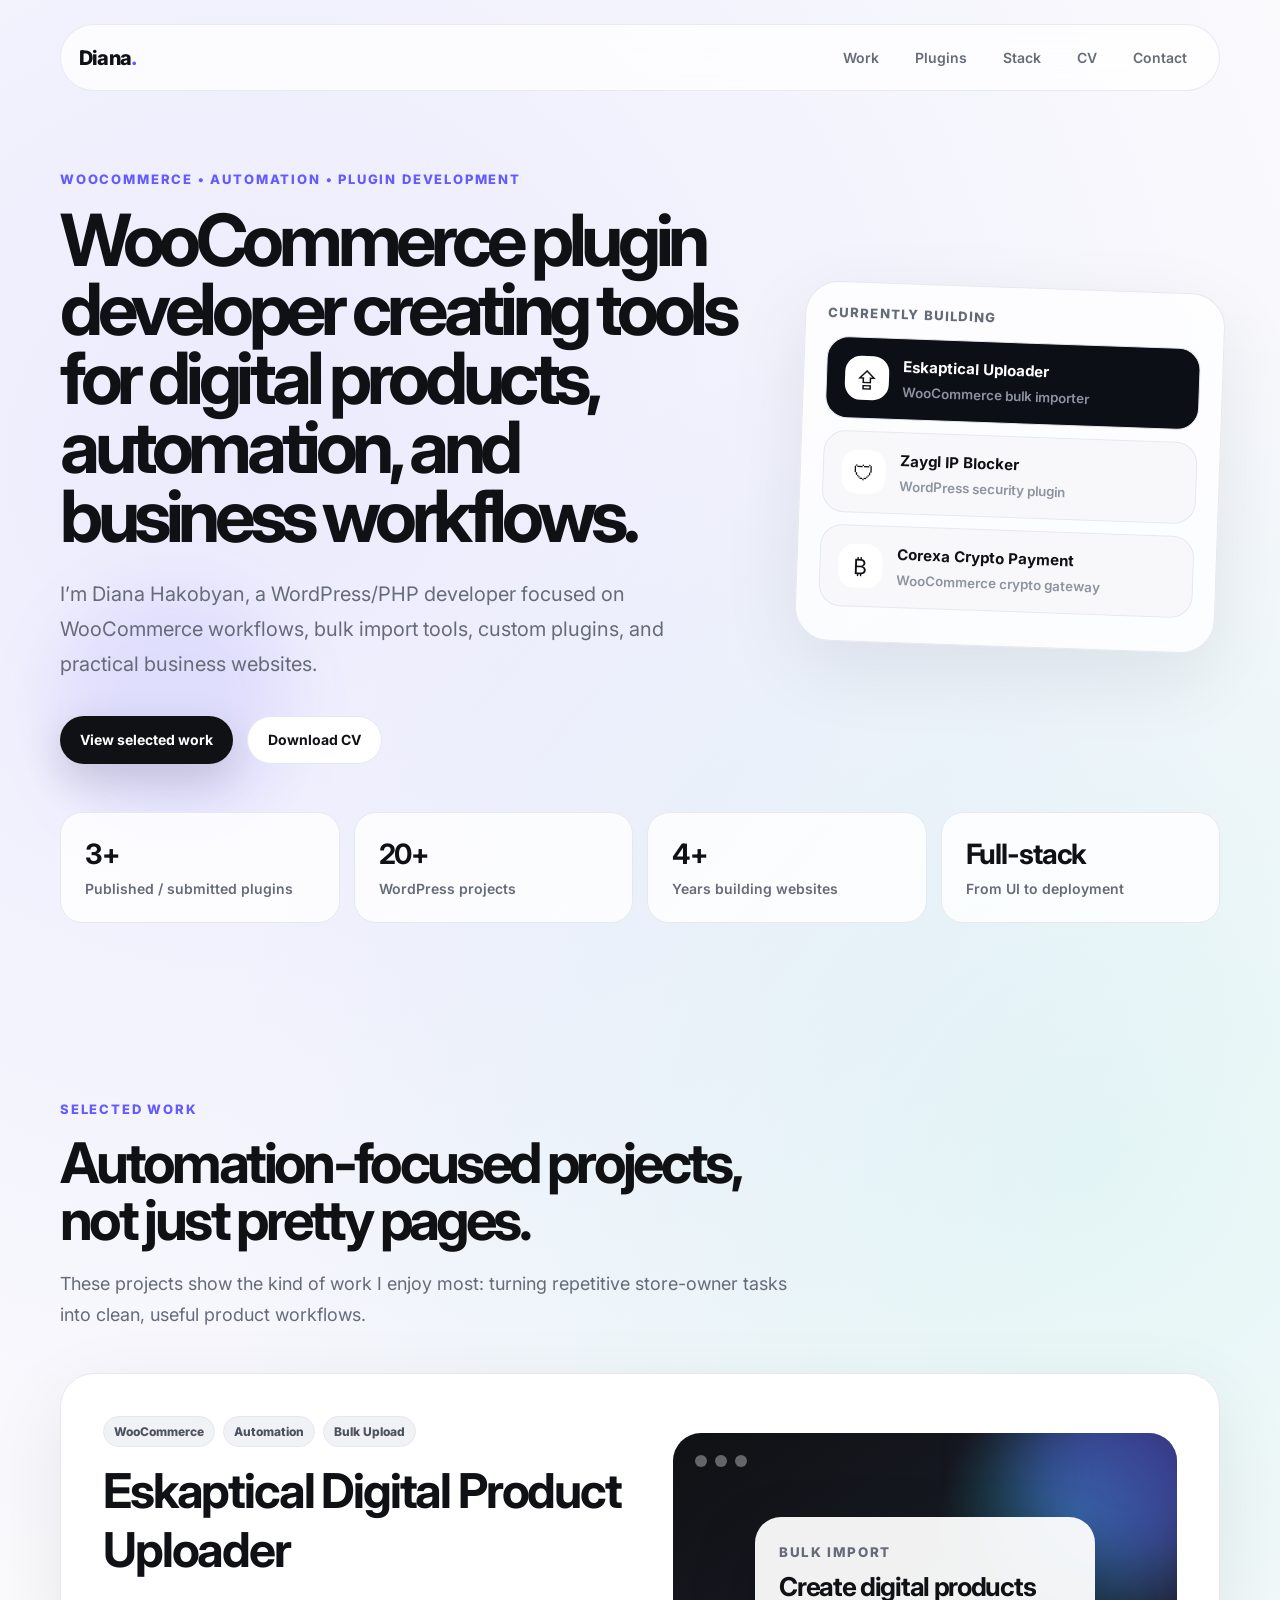
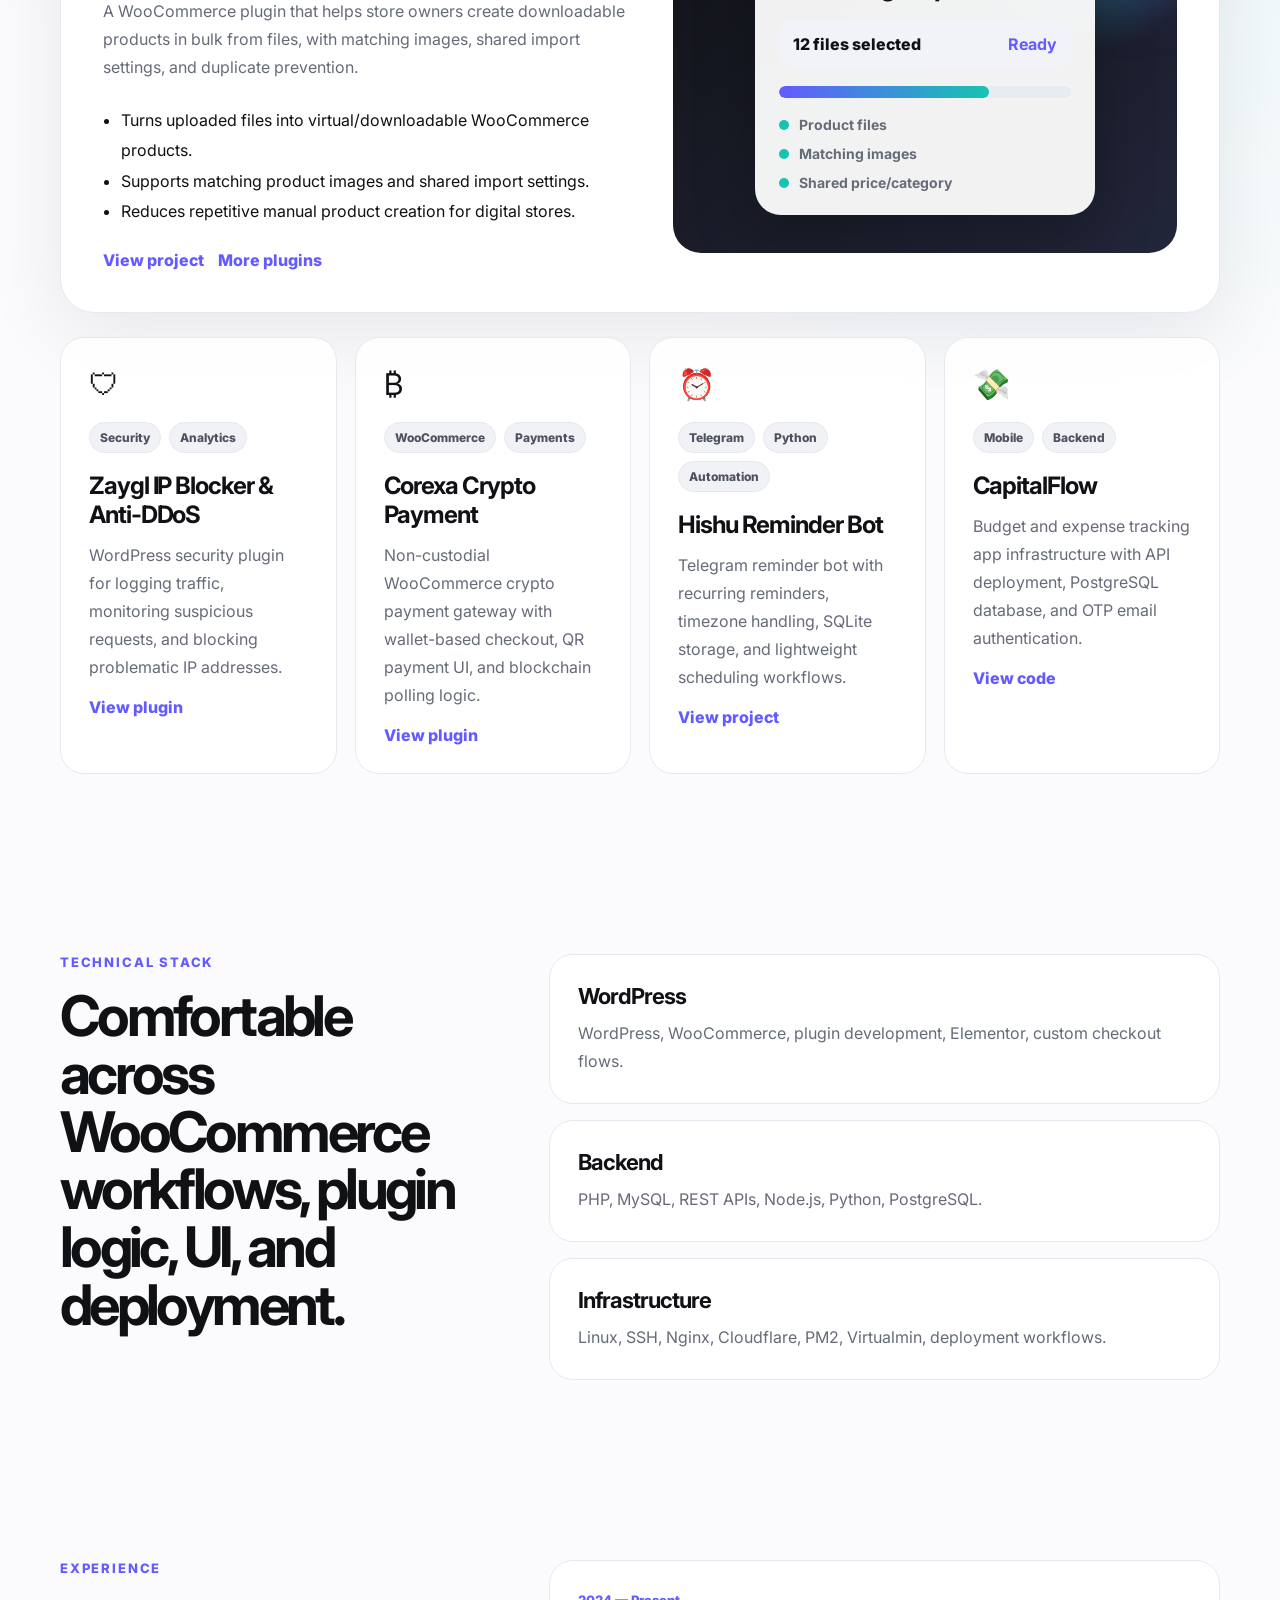
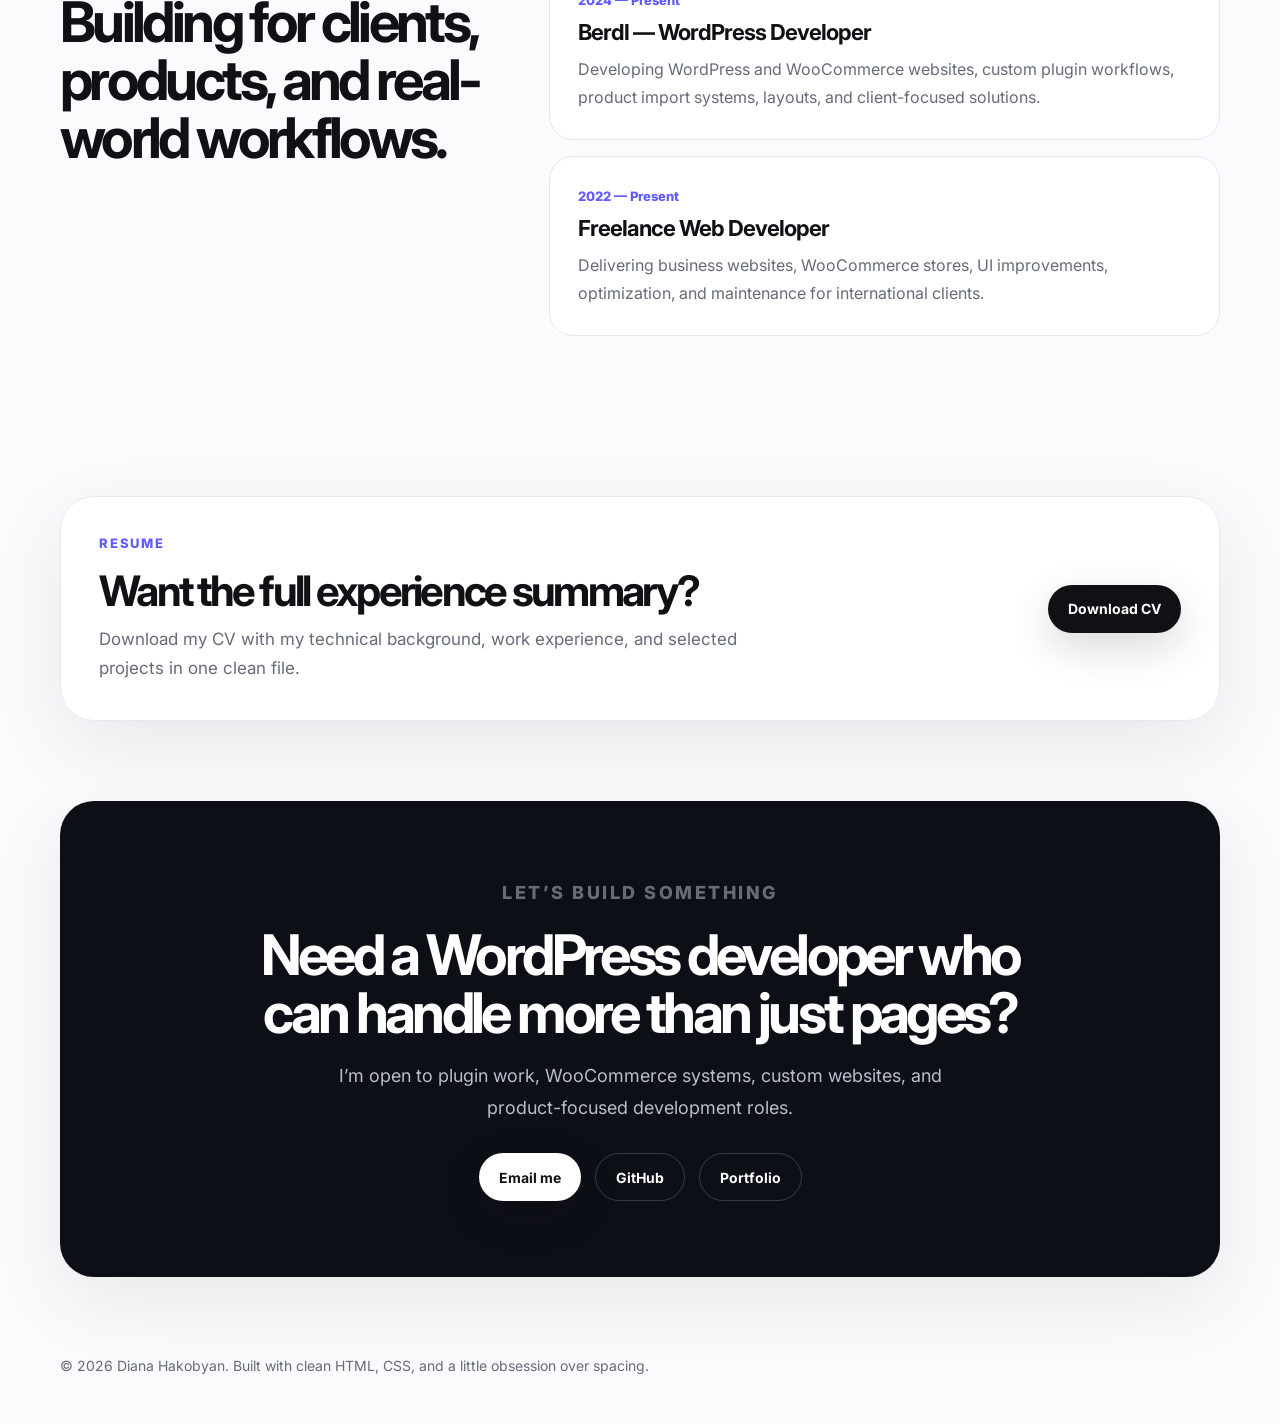
<file: index.html>
<!DOCTYPE html>
<html lang="en">
<head>
  <meta charset="UTF-8" />
  <meta name="viewport" content="width=device-width, initial-scale=1.0" />
  <title>Diana Hakobyan — WooCommerce Automation & Plugin Developer</title>
  <meta name="description" content="Portfolio of Diana Hakobyan, WooCommerce and WordPress developer building automation plugins, bulk product workflows, payment systems, and custom business websites." />
  <link rel="preconnect" href="https://fonts.googleapis.com">
  <link rel="preconnect" href="https://fonts.gstatic.com" crossorigin>
  <link href="https://fonts.googleapis.com/css2?family=Inter:wght@400;500;600;700;800&display=swap" rel="stylesheet">
  <link rel="stylesheet" href="assets/style.css" />
</head>
<body>
  <div class="cursor-glow"></div>

  <header class="site-header">
    <a class="brand" href="#top">Diana<span>.</span></a>
    <nav class="nav" aria-label="Main navigation">
      <a href="#work">Work</a>
      <a href="#plugins">Plugins</a>
      <a href="#stack">Stack</a>
      <a href="#cv">CV</a>
      <a href="#contact">Contact</a>
    </nav>
  </header>

  <main id="top">
    <section class="hero section-shell">
      <div class="hero-copy">
        <p class="eyebrow">WooCommerce • Automation • Plugin Development</p>
        <h1>WooCommerce plugin developer creating tools for digital products, automation, and business workflows.</h1>
        <p class="hero-text">I’m Diana Hakobyan, a WordPress/PHP developer focused on WooCommerce workflows, bulk import tools, custom plugins, and practical business websites.</p>
        <div class="hero-actions">
          <a class="btn btn-primary" href="#work">View selected work</a>
          <a class="btn btn-secondary" href="#cv">Download CV</a>
        </div>
      </div>

      <aside class="hero-panel" aria-label="Portfolio highlights">
        <div class="panel-topline">Currently building</div>
        <div class="mini-product featured-mini">
          <span class="mini-icon">⇪</span>
          <div>
            <strong>Eskaptical Uploader</strong>
            <small>WooCommerce bulk importer</small>
          </div>
        </div>
        <div class="mini-product">
          <span class="mini-icon">🛡</span>
          <div>
            <strong>Zaygl IP Blocker</strong>
            <small>WordPress security plugin</small>
          </div>
        </div>
        <div class="mini-product">
          <span class="mini-icon">₿</span>
          <div>
            <strong>Corexa Crypto Payment</strong>
            <small>WooCommerce crypto gateway</small>
          </div>
        </div>
      </aside>
    </section>

    <section class="stats section-shell" aria-label="Quick stats">
      <div><strong>3+</strong><span>Published / submitted plugins</span></div>
      <div><strong>20+</strong><span>WordPress projects</span></div>
      <div><strong>4+</strong><span>Years building websites</span></div>
      <div><strong>Full-stack</strong><span>From UI to deployment</span></div>
    </section>

    <section id="work" class="section-shell section-block">
      <div class="section-heading">
        <p class="eyebrow">Selected work</p>
        <h2>Automation-focused projects, not just pretty pages.</h2>
        <p>These projects show the kind of work I enjoy most: turning repetitive store-owner tasks into clean, useful product workflows.</p>
      </div>

      <article class="case-study spotlight uploader-spotlight">
        <div class="case-copy">
          <div class="project-labels">
            <span>WooCommerce</span><span>Automation</span><span>Bulk Upload</span>
          </div>
          <h3>Eskaptical Digital Product Uploader</h3>
          <p>A WooCommerce plugin that helps store owners create downloadable products in bulk from files, with matching images, shared import settings, and duplicate prevention.</p>
          <ul>
            <li>Turns uploaded files into virtual/downloadable WooCommerce products.</li>
            <li>Supports matching product images and shared import settings.</li>
            <li>Reduces repetitive manual product creation for digital stores.</li>
          </ul>
          <div class="project-links">
            <a href="https://wordpress.org/plugins/eskaptical-digital-product-uploader-for-woocommerce/" target="_blank" rel="noreferrer">View project</a>
            <a href="#plugins">More plugins</a>
          </div>
        </div>
        <div class="project-preview uploader-preview">
          <div class="browser-bar"><span></span><span></span><span></span></div>
          <div class="upload-card">
            <small>Bulk import</small>
            <h4>Create digital products</h4>
            <div class="upload-row"><span>12 files selected</span><strong>Ready</strong></div>
            <div class="progress-line"><i></i></div>
            <div class="import-list">
              <p><span></span> Product files</p>
              <p><span></span> Matching images</p>
              <p><span></span> Shared price/category</p>
            </div>
          </div>
        </div>
      </article>

      <div id="plugins" class="project-grid">
        <article class="project-card">
          <div class="card-icon">🛡</div>
          <div class="project-labels"><span>Security</span><span>Analytics</span></div>
          <h3>Zaygl IP Blocker & Anti-DDoS</h3>
          <p>WordPress security plugin for logging traffic, monitoring suspicious requests, and blocking problematic IP addresses.</p>
          <a href="https://wordpress.org/plugins/zaygl-ip-blocker-and-anti-ddos/" target="_blank" rel="noreferrer">View plugin</a>
        </article>

        <article class="project-card">
          <div class="card-icon">₿</div>
          <div class="project-labels"><span>WooCommerce</span><span>Payments</span></div>
          <h3>Corexa Crypto Payment</h3>
          <p>Non-custodial WooCommerce crypto payment gateway with wallet-based checkout, QR payment UI, and blockchain polling logic.</p>
          <a href="https://wordpress.org/plugins/corexa-crypto-payment/" target="_blank" rel="noreferrer">View plugin</a>
        </article>

        <article class="project-card">
          <div class="card-icon">⏰</div>
          <div class="project-labels"><span>Telegram</span><span>Python</span><span>Automation</span></div>
          <h3>Hishu Reminder Bot</h3>
          <p>Telegram reminder bot with recurring reminders, timezone handling, SQLite storage, and lightweight scheduling workflows.</p>
          <a href="https://t.me/hishu_remindbot" target="_blank" rel="noreferrer">View project</a>
        </article>

        <article class="project-card">
          <div class="card-icon">💸</div>
          <div class="project-labels"><span>Mobile</span><span>Backend</span></div>
          <h3>CapitalFlow</h3>
          <p>Budget and expense tracking app infrastructure with API deployment, PostgreSQL database, and OTP email authentication.</p>
          <a href="https://www.rustore.ru/catalog/app/com.cashtracker.app" target="_blank" rel="noreferrer">View code</a>
        </article>
      </div>
    </section>

    <section id="stack" class="section-shell section-block split-section">
      <div class="section-heading compact">
        <p class="eyebrow">Technical stack</p>
        <h2>Comfortable across WooCommerce workflows, plugin logic, UI, and deployment.</h2>
      </div>
      <div class="stack-grid">
        <div class="stack-box"><h3>WordPress</h3><p>WordPress, WooCommerce, plugin development, Elementor, custom checkout flows.</p></div>
        <div class="stack-box"><h3>Backend</h3><p>PHP, MySQL, REST APIs, Node.js, Python, PostgreSQL.</p></div>
        <div class="stack-box"><h3>Infrastructure</h3><p>Linux, SSH, Nginx, Cloudflare, PM2, Virtualmin, deployment workflows.</p></div>
      </div>
    </section>

    <section class="section-shell section-block experience-block">
      <div class="section-heading compact">
        <p class="eyebrow">Experience</p>
        <h2>Building for clients, products, and real-world workflows.</h2>
      </div>
      <div class="timeline">
        <div class="timeline-item"><span>2024 — Present</span><h3>Berdl — WordPress Developer</h3><p>Developing WordPress and WooCommerce websites, custom plugin workflows, product import systems, layouts, and client-focused solutions.</p></div>
        <div class="timeline-item"><span>2022 — Present</span><h3>Freelance Web Developer</h3><p>Delivering business websites, WooCommerce stores, UI improvements, optimization, and maintenance for international clients.</p></div>
      </div>
    </section>


    <section id="cv" class="section-shell cv-section">
      <div class="cv-card">
        <div>
          <p class="eyebrow">Resume</p>
          <h2>Want the full experience summary?</h2>
          <p>Download my CV with my technical background, work experience, and selected projects in one clean file.</p>
        </div>
        <a class="btn btn-primary" href="assets/Diana-Hakobyan-CV.pdf" download>Download CV</a>
      </div>
    </section>

    <section id="contact" class="section-shell contact-section">
      <p class="eyebrow">Let’s build something</p>
      <h2>Need a WordPress developer who can handle more than just pages?</h2>
      <p>I’m open to plugin work, WooCommerce systems, custom websites, and product-focused development roles.</p>
      <div class="contact-actions">
        <a class="btn btn-primary" href="mailto:dnhkb@gmail.com">Email me</a>
        <a class="btn btn-secondary" href="https://github.com/dianahak" target="_blank" rel="noreferrer">GitHub</a>
        <a class="btn btn-secondary" href="https://dianahak.github.io/portfolio/" target="_blank" rel="noreferrer">Portfolio</a>
      </div>
    </section>
  </main>

  <footer class="footer section-shell">
    <p>© <span id="year"></span> Diana Hakobyan. Built with clean HTML, CSS, and a little obsession over spacing.</p>
  </footer>

  <script src="assets/script.js"></script>
</body>
</html>
</file>
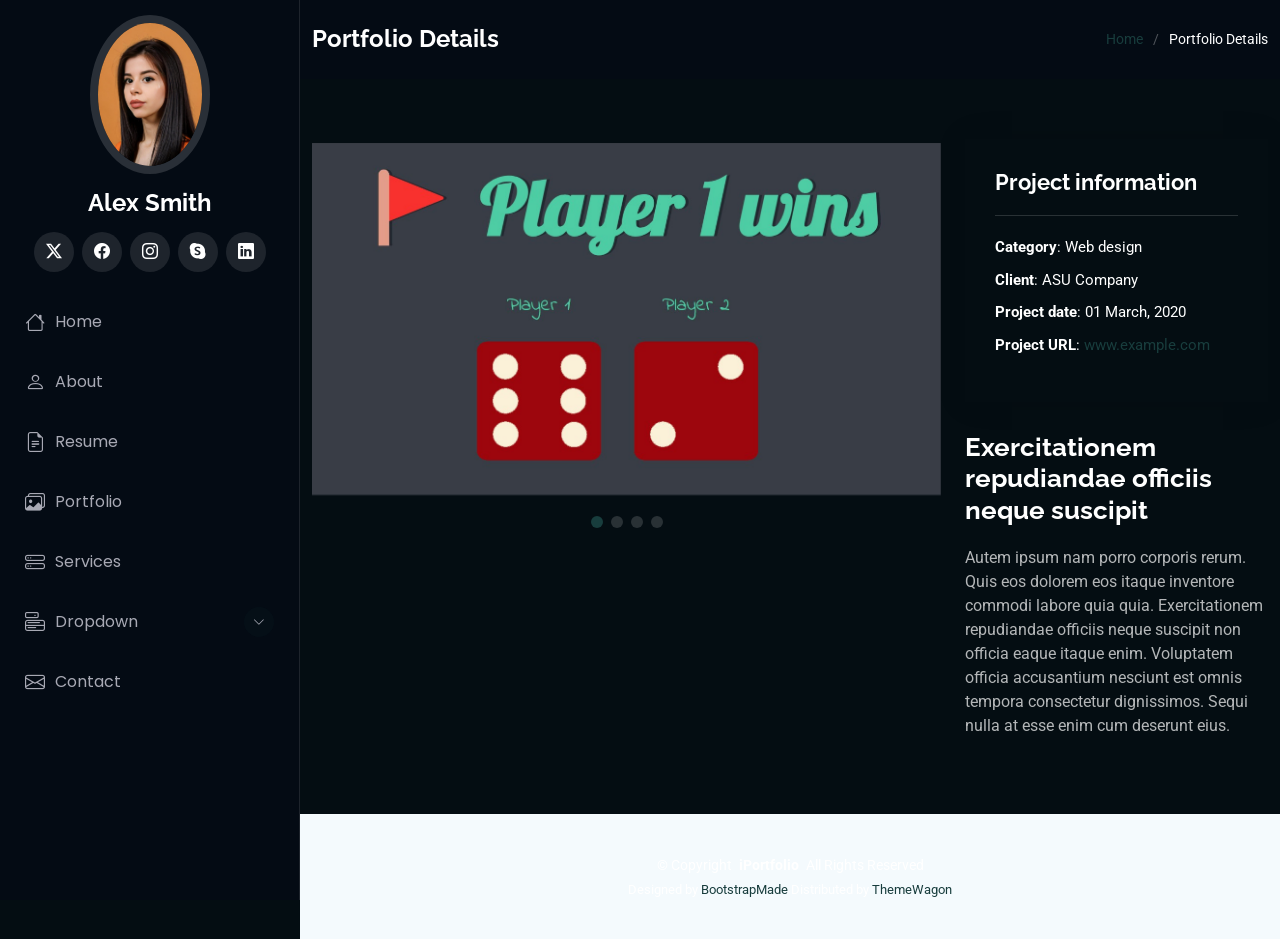
<file: portfolio-details.html>
<!DOCTYPE html>
<html lang="en">

<head>
  <meta charset="utf-8">
  <meta content="width=device-width, initial-scale=1.0" name="viewport">
  <title>Diana Hakobyan</title>
  <meta content="" name="description">
  <meta content="" name="keywords">

  <!-- Favicons -->
  <link href="assets/img/favicon.png" rel="icon">
  <link href="assets/img/apple-touch-icon.png" rel="apple-touch-icon">

  <!-- Fonts -->
  <link href="https://fonts.googleapis.com" rel="preconnect">
  <link href="https://fonts.gstatic.com" rel="preconnect" crossorigin>
  <link href="https://fonts.googleapis.com/css2?family=Roboto:ital,wght@0,100;0,300;0,400;0,500;0,700;0,900;1,100;1,300;1,400;1,500;1,700;1,900&family=Poppins:ital,wght@0,100;0,200;0,300;0,400;0,500;0,600;0,700;0,800;0,900;1,100;1,200;1,300;1,400;1,500;1,600;1,700;1,800;1,900&family=Raleway:ital,wght@0,100;0,200;0,300;0,400;0,500;0,600;0,700;0,800;0,900;1,100;1,200;1,300;1,400;1,500;1,600;1,700;1,800;1,900&display=swap" rel="stylesheet">

  <!-- Vendor CSS Files -->
  <link href="assets/vendor/bootstrap/css/bootstrap.min.css" rel="stylesheet">
  <link href="assets/vendor/bootstrap-icons/bootstrap-icons.css" rel="stylesheet">
  <link href="assets/vendor/aos/aos.css" rel="stylesheet">
  <link href="assets/vendor/glightbox/css/glightbox.min.css" rel="stylesheet">
  <link href="assets/vendor/swiper/swiper-bundle.min.css" rel="stylesheet">

  <!-- Main CSS File -->
  <link href="assets/css/main.css" rel="stylesheet">

  <!-- =======================================================
  * Template Name: iPortfolio
  * Template URL: https://bootstrapmade.com/iportfolio-bootstrap-portfolio-websites-template/
  * Updated: Jun 29 2024 with Bootstrap v5.3.3
  * Author: BootstrapMade.com
  * License: https://bootstrapmade.com/license/
  ======================================================== -->
</head>

<body class="portfolio-details-page">

  <header id="header" class="header dark-background d-flex flex-column">
    <i class="header-toggle d-xl-none bi bi-list"></i>

    <div class="profile-img">
      <img src="assets/img/my-profile-img.jpg" alt="" class="img-fluid rounded-circle">
    </div>

    <a href="index.html" class="logo d-flex align-items-center justify-content-center">
      <!-- Uncomment the line below if you also wish to use an image logo -->
      <!-- <img src="assets/img/logo.png" alt=""> -->
      <h1 class="sitename">Alex Smith</h1>
    </a>

    <div class="social-links text-center">
      <a href="#" class="twitter"><i class="bi bi-twitter-x"></i></a>
      <a href="#" class="facebook"><i class="bi bi-facebook"></i></a>
      <a href="#" class="instagram"><i class="bi bi-instagram"></i></a>
      <a href="#" class="google-plus"><i class="bi bi-skype"></i></a>
      <a href="#" class="linkedin"><i class="bi bi-linkedin"></i></a>
    </div>

    <nav id="navmenu" class="navmenu">
      <ul>
        <li><a href="#hero"><i class="bi bi-house navicon"></i>Home</a></li>
        <li><a href="#about"><i class="bi bi-person navicon"></i> About</a></li>
        <li><a href="#resume"><i class="bi bi-file-earmark-text navicon"></i> Resume</a></li>
        <li><a href="#portfolio"><i class="bi bi-images navicon"></i> Portfolio</a></li>
        <li><a href="#services"><i class="bi bi-hdd-stack navicon"></i> Services</a></li>
        <li class="dropdown"><a href="#"><i class="bi bi-menu-button navicon"></i> <span>Dropdown</span> <i class="bi bi-chevron-down toggle-dropdown"></i></a>
          <ul>
            <li><a href="#">Dropdown 1</a></li>
            <li class="dropdown"><a href="#"><span>Deep Dropdown</span> <i class="bi bi-chevron-down toggle-dropdown"></i></a>
              <ul>
                <li><a href="#">Deep Dropdown 1</a></li>
                <li><a href="#">Deep Dropdown 2</a></li>
                <li><a href="#">Deep Dropdown 3</a></li>
                <li><a href="#">Deep Dropdown 4</a></li>
                <li><a href="#">Deep Dropdown 5</a></li>
              </ul>
            </li>
            <li><a href="#">Dropdown 2</a></li>
            <li><a href="#">Dropdown 3</a></li>
            <li><a href="#">Dropdown 4</a></li>
          </ul>
        </li>
        <li><a href="#contact"><i class="bi bi-envelope navicon"></i> Contact</a></li>
      </ul>
    </nav>

  </header>

  <main class="main">

    <!-- Page Title -->
    <div class="page-title dark-background">
      <div class="container d-lg-flex justify-content-between align-items-center">
        <h1 class="mb-2 mb-lg-0">Portfolio Details</h1>
        <nav class="breadcrumbs">
          <ol>
            <li><a href="index.html">Home</a></li>
            <li class="current">Portfolio Details</li>
          </ol>
        </nav>
      </div>
    </div><!-- End Page Title -->

    <!-- Portfolio Details Section -->
    <section id="portfolio-details" class="portfolio-details section">

      <div class="container" data-aos="fade-up" data-aos-delay="100">

        <div class="row gy-4">

          <div class="col-lg-8">
            <div class="portfolio-details-slider swiper init-swiper">

              <script type="application/json" class="swiper-config">
                {
                  "loop": true,
                  "speed": 600,
                  "autoplay": {
                    "delay": 5000
                  },
                  "slidesPerView": "auto",
                  "pagination": {
                    "el": ".swiper-pagination",
                    "type": "bullets",
                    "clickable": true
                  }
                }
              </script>

              <div class="swiper-wrapper align-items-center">

                <div class="swiper-slide">
                  <img src="assets/img/portfolio/app-1.jpg" alt="">
                </div>

                <div class="swiper-slide">
                  <img src="assets/img/portfolio/product-1.jpg" alt="">
                </div>

                <div class="swiper-slide">
                  <img src="assets/img/portfolio/branding-1.jpg" alt="">
                </div>

                <div class="swiper-slide">
                  <img src="assets/img/portfolio/books-1.jpg" alt="">
                </div>

              </div>
              <div class="swiper-pagination"></div>
            </div>
          </div>

          <div class="col-lg-4">
            <div class="portfolio-info" data-aos="fade-up" data-aos-delay="200">
              <h3>Project information</h3>
              <ul>
                <li><strong>Category</strong>: Web design</li>
                <li><strong>Client</strong>: ASU Company</li>
                <li><strong>Project date</strong>: 01 March, 2020</li>
                <li><strong>Project URL</strong>: <a href="#">www.example.com</a></li>
              </ul>
            </div>
            <div class="portfolio-description" data-aos="fade-up" data-aos-delay="300">
              <h2>Exercitationem repudiandae officiis neque suscipit</h2>
              <p>
                Autem ipsum nam porro corporis rerum. Quis eos dolorem eos itaque inventore commodi labore quia quia. Exercitationem repudiandae officiis neque suscipit non officia eaque itaque enim. Voluptatem officia accusantium nesciunt est omnis tempora consectetur dignissimos. Sequi nulla at esse enim cum deserunt eius.
              </p>
            </div>
          </div>

        </div>

      </div>

    </section><!-- /Portfolio Details Section -->

  </main>

  <footer id="footer" class="footer position-relative light-background">

    <div class="container">
      <div class="copyright text-center ">
        <p>© <span>Copyright</span> <strong class="px-1 sitename">iPortfolio</strong> <span>All Rights Reserved</span></p>
      </div>
      <div class="credits">
        <!-- All the links in the footer should remain intact. -->
        <!-- You can delete the links only if you've purchased the pro version. -->
        <!-- Licensing information: https://bootstrapmade.com/license/ -->
        <!-- Purchase the pro version with working PHP/AJAX contact form: [buy-url] -->
        Designed by <a href="https://bootstrapmade.com/">BootstrapMade</a> Distributed by <a href="https://themewagon.com">ThemeWagon</a>
      </div>
    </div>

  </footer>

  <!-- Scroll Top -->
  <a href="#" id="scroll-top" class="scroll-top d-flex align-items-center justify-content-center"><i class="bi bi-arrow-up-short"></i></a>

  <!-- Preloader -->
  <div id="preloader"></div>

  <!-- Vendor JS Files -->
  <script src="assets/vendor/bootstrap/js/bootstrap.bundle.min.js"></script>
  <script src="assets/vendor/php-email-form/validate.js"></script>
  <script src="assets/vendor/aos/aos.js"></script>
  <script src="assets/vendor/typed.js/typed.umd.js"></script>
  <script src="assets/vendor/purecounter/purecounter_vanilla.js"></script>
  <script src="assets/vendor/waypoints/noframework.waypoints.js"></script>
  <script src="assets/vendor/glightbox/js/glightbox.min.js"></script>
  <script src="assets/vendor/imagesloaded/imagesloaded.pkgd.min.js"></script>
  <script src="assets/vendor/isotope-layout/isotope.pkgd.min.js"></script>
  <script src="assets/vendor/swiper/swiper-bundle.min.js"></script>

  <!-- Main JS File -->
  <script src="assets/js/main.js"></script>

</body>

</html>
</file>
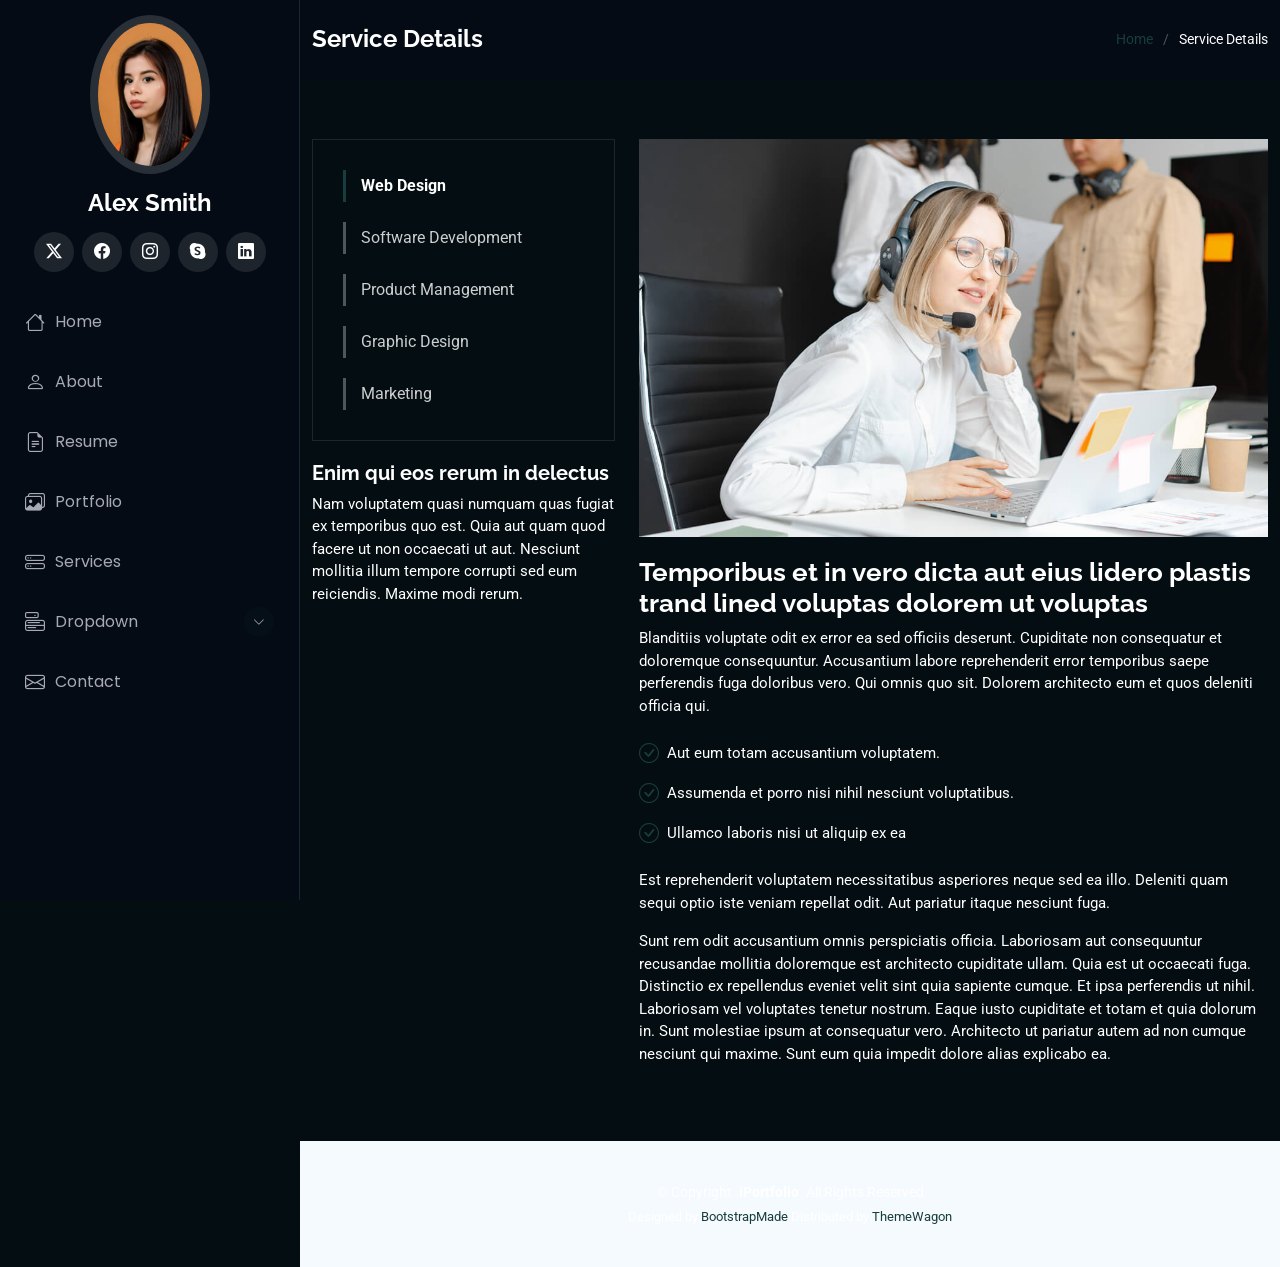
<file: service-details.html>
<!DOCTYPE html>
<html lang="en">

<head>
  <meta charset="utf-8">
  <meta content="width=device-width, initial-scale=1.0" name="viewport">
  <title>Diana Hakobyan</title>
  <meta content="" name="description">
  <meta content="" name="keywords">

  <!-- Favicons -->
  <link href="assets/img/favicon.png" rel="icon">
  <link href="assets/img/apple-touch-icon.png" rel="apple-touch-icon">

  <!-- Fonts -->
  <link href="https://fonts.googleapis.com" rel="preconnect">
  <link href="https://fonts.gstatic.com" rel="preconnect" crossorigin>
  <link href="https://fonts.googleapis.com/css2?family=Roboto:ital,wght@0,100;0,300;0,400;0,500;0,700;0,900;1,100;1,300;1,400;1,500;1,700;1,900&family=Poppins:ital,wght@0,100;0,200;0,300;0,400;0,500;0,600;0,700;0,800;0,900;1,100;1,200;1,300;1,400;1,500;1,600;1,700;1,800;1,900&family=Raleway:ital,wght@0,100;0,200;0,300;0,400;0,500;0,600;0,700;0,800;0,900;1,100;1,200;1,300;1,400;1,500;1,600;1,700;1,800;1,900&display=swap" rel="stylesheet">

  <!-- Vendor CSS Files -->
  <link href="assets/vendor/bootstrap/css/bootstrap.min.css" rel="stylesheet">
  <link href="assets/vendor/bootstrap-icons/bootstrap-icons.css" rel="stylesheet">
  <link href="assets/vendor/aos/aos.css" rel="stylesheet">
  <link href="assets/vendor/glightbox/css/glightbox.min.css" rel="stylesheet">
  <link href="assets/vendor/swiper/swiper-bundle.min.css" rel="stylesheet">

  <!-- Main CSS File -->
  <link href="assets/css/main.css" rel="stylesheet">

  <!-- =======================================================
  * Template Name: iPortfolio
  * Template URL: https://bootstrapmade.com/iportfolio-bootstrap-portfolio-websites-template/
  * Updated: Jun 29 2024 with Bootstrap v5.3.3
  * Author: BootstrapMade.com
  * License: https://bootstrapmade.com/license/
  ======================================================== -->
</head>

<body class="service-details-page">

  <header id="header" class="header dark-background d-flex flex-column">
    <i class="header-toggle d-xl-none bi bi-list"></i>

    <div class="profile-img">
      <img src="assets/img/my-profile-img.jpg" alt="" class="img-fluid rounded-circle">
    </div>

    <a href="index.html" class="logo d-flex align-items-center justify-content-center">
      <!-- Uncomment the line below if you also wish to use an image logo -->
      <!-- <img src="assets/img/logo.png" alt=""> -->
      <h1 class="sitename">Alex Smith</h1>
    </a>

    <div class="social-links text-center">
      <a href="#" class="twitter"><i class="bi bi-twitter-x"></i></a>
      <a href="#" class="facebook"><i class="bi bi-facebook"></i></a>
      <a href="#" class="instagram"><i class="bi bi-instagram"></i></a>
      <a href="#" class="google-plus"><i class="bi bi-skype"></i></a>
      <a href="#" class="linkedin"><i class="bi bi-linkedin"></i></a>
    </div>

    <nav id="navmenu" class="navmenu">
      <ul>
        <li><a href="#hero"><i class="bi bi-house navicon"></i>Home</a></li>
        <li><a href="#about"><i class="bi bi-person navicon"></i> About</a></li>
        <li><a href="#resume"><i class="bi bi-file-earmark-text navicon"></i> Resume</a></li>
        <li><a href="#portfolio"><i class="bi bi-images navicon"></i> Portfolio</a></li>
        <li><a href="#services"><i class="bi bi-hdd-stack navicon"></i> Services</a></li>
        <li class="dropdown"><a href="#"><i class="bi bi-menu-button navicon"></i> <span>Dropdown</span> <i class="bi bi-chevron-down toggle-dropdown"></i></a>
          <ul>
            <li><a href="#">Dropdown 1</a></li>
            <li class="dropdown"><a href="#"><span>Deep Dropdown</span> <i class="bi bi-chevron-down toggle-dropdown"></i></a>
              <ul>
                <li><a href="#">Deep Dropdown 1</a></li>
                <li><a href="#">Deep Dropdown 2</a></li>
                <li><a href="#">Deep Dropdown 3</a></li>
                <li><a href="#">Deep Dropdown 4</a></li>
                <li><a href="#">Deep Dropdown 5</a></li>
              </ul>
            </li>
            <li><a href="#">Dropdown 2</a></li>
            <li><a href="#">Dropdown 3</a></li>
            <li><a href="#">Dropdown 4</a></li>
          </ul>
        </li>
        <li><a href="#contact"><i class="bi bi-envelope navicon"></i> Contact</a></li>
      </ul>
    </nav>

  </header>

  <main class="main">

    <!-- Page Title -->
    <div class="page-title dark-background">
      <div class="container d-lg-flex justify-content-between align-items-center">
        <h1 class="mb-2 mb-lg-0">Service Details</h1>
        <nav class="breadcrumbs">
          <ol>
            <li><a href="index.html">Home</a></li>
            <li class="current">Service Details</li>
          </ol>
        </nav>
      </div>
    </div><!-- End Page Title -->

    <!-- Service Details Section -->
    <section id="service-details" class="service-details section">

      <div class="container">

        <div class="row gy-4">

          <div class="col-lg-4" data-aos="fade-up" data-aos-delay="100">
            <div class="services-list">
              <a href="#" class="active">Web Design</a>
              <a href="#">Software Development</a>
              <a href="#">Product Management</a>
              <a href="#">Graphic Design</a>
              <a href="#">Marketing</a>
            </div>

            <h4>Enim qui eos rerum in delectus</h4>
            <p>Nam voluptatem quasi numquam quas fugiat ex temporibus quo est. Quia aut quam quod facere ut non occaecati ut aut. Nesciunt mollitia illum tempore corrupti sed eum reiciendis. Maxime modi rerum.</p>
          </div>

          <div class="col-lg-8" data-aos="fade-up" data-aos-delay="200">
            <img src="assets/img/services.jpg" alt="" class="img-fluid services-img">
            <h3>Temporibus et in vero dicta aut eius lidero plastis trand lined voluptas dolorem ut voluptas</h3>
            <p>
              Blanditiis voluptate odit ex error ea sed officiis deserunt. Cupiditate non consequatur et doloremque consequuntur. Accusantium labore reprehenderit error temporibus saepe perferendis fuga doloribus vero. Qui omnis quo sit. Dolorem architecto eum et quos deleniti officia qui.
            </p>
            <ul>
              <li><i class="bi bi-check-circle"></i> <span>Aut eum totam accusantium voluptatem.</span></li>
              <li><i class="bi bi-check-circle"></i> <span>Assumenda et porro nisi nihil nesciunt voluptatibus.</span></li>
              <li><i class="bi bi-check-circle"></i> <span>Ullamco laboris nisi ut aliquip ex ea</span></li>
            </ul>
            <p>
              Est reprehenderit voluptatem necessitatibus asperiores neque sed ea illo. Deleniti quam sequi optio iste veniam repellat odit. Aut pariatur itaque nesciunt fuga.
            </p>
            <p>
              Sunt rem odit accusantium omnis perspiciatis officia. Laboriosam aut consequuntur recusandae mollitia doloremque est architecto cupiditate ullam. Quia est ut occaecati fuga. Distinctio ex repellendus eveniet velit sint quia sapiente cumque. Et ipsa perferendis ut nihil. Laboriosam vel voluptates tenetur nostrum. Eaque iusto cupiditate et totam et quia dolorum in. Sunt molestiae ipsum at consequatur vero. Architecto ut pariatur autem ad non cumque nesciunt qui maxime. Sunt eum quia impedit dolore alias explicabo ea.
            </p>
          </div>

        </div>

      </div>

    </section><!-- /Service Details Section -->

  </main>

  <footer id="footer" class="footer position-relative light-background">

    <div class="container">
      <div class="copyright text-center ">
        <p>© <span>Copyright</span> <strong class="px-1 sitename">iPortfolio</strong> <span>All Rights Reserved</span></p>
      </div>
      <div class="credits">
        <!-- All the links in the footer should remain intact. -->
        <!-- You can delete the links only if you've purchased the pro version. -->
        <!-- Licensing information: https://bootstrapmade.com/license/ -->
        <!-- Purchase the pro version with working PHP/AJAX contact form: [buy-url] -->
        Designed by <a href="https://bootstrapmade.com/">BootstrapMade</a> Distributed by <a href="https://themewagon.com">ThemeWagon</a>
      </div>
    </div>

  </footer>

  <!-- Scroll Top -->
  <a href="#" id="scroll-top" class="scroll-top d-flex align-items-center justify-content-center"><i class="bi bi-arrow-up-short"></i></a>

  <!-- Preloader -->
  <div id="preloader"></div>

  <!-- Vendor JS Files -->
  <script src="assets/vendor/bootstrap/js/bootstrap.bundle.min.js"></script>
  <script src="assets/vendor/php-email-form/validate.js"></script>
  <script src="assets/vendor/aos/aos.js"></script>
  <script src="assets/vendor/typed.js/typed.umd.js"></script>
  <script src="assets/vendor/purecounter/purecounter_vanilla.js"></script>
  <script src="assets/vendor/waypoints/noframework.waypoints.js"></script>
  <script src="assets/vendor/glightbox/js/glightbox.min.js"></script>
  <script src="assets/vendor/imagesloaded/imagesloaded.pkgd.min.js"></script>
  <script src="assets/vendor/isotope-layout/isotope.pkgd.min.js"></script>
  <script src="assets/vendor/swiper/swiper-bundle.min.js"></script>

  <!-- Main JS File -->
  <script src="assets/js/main.js"></script>

</body>

</html>
</file>
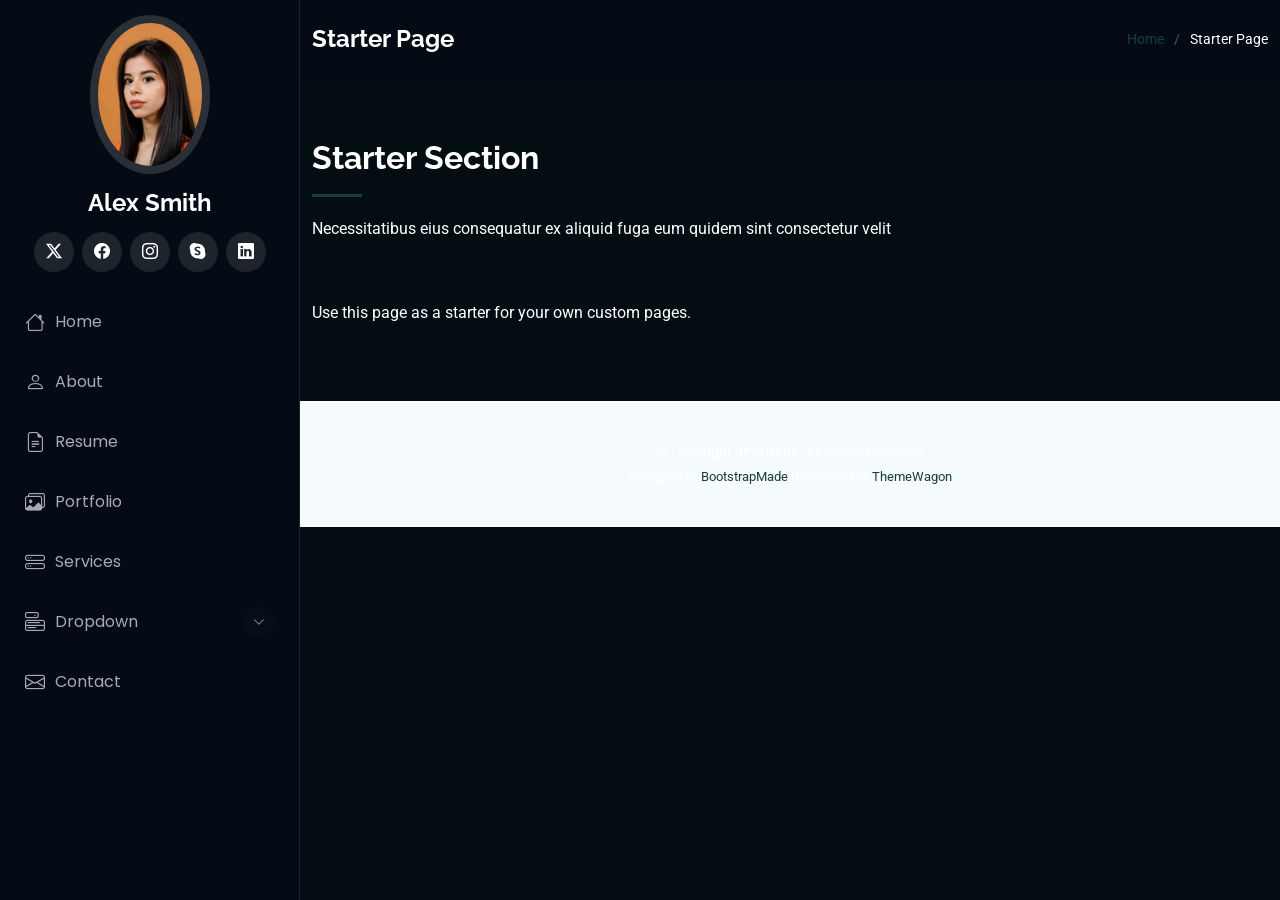
<file: starter-page.html>
<!DOCTYPE html>
<html lang="en">

<head>
  <meta charset="utf-8">
  <meta content="width=device-width, initial-scale=1.0" name="viewport">
  <title>Diana Hakobyan</title>
  <meta content="" name="description">
  <meta content="" name="keywords">

  <!-- Favicons -->
  <link href="assets/img/favicon.png" rel="icon">
  <link href="assets/img/apple-touch-icon.png" rel="apple-touch-icon">

  <!-- Fonts -->
  <link href="https://fonts.googleapis.com" rel="preconnect">
  <link href="https://fonts.gstatic.com" rel="preconnect" crossorigin>
  <link href="https://fonts.googleapis.com/css2?family=Roboto:ital,wght@0,100;0,300;0,400;0,500;0,700;0,900;1,100;1,300;1,400;1,500;1,700;1,900&family=Poppins:ital,wght@0,100;0,200;0,300;0,400;0,500;0,600;0,700;0,800;0,900;1,100;1,200;1,300;1,400;1,500;1,600;1,700;1,800;1,900&family=Raleway:ital,wght@0,100;0,200;0,300;0,400;0,500;0,600;0,700;0,800;0,900;1,100;1,200;1,300;1,400;1,500;1,600;1,700;1,800;1,900&display=swap" rel="stylesheet">

  <!-- Vendor CSS Files -->
  <link href="assets/vendor/bootstrap/css/bootstrap.min.css" rel="stylesheet">
  <link href="assets/vendor/bootstrap-icons/bootstrap-icons.css" rel="stylesheet">
  <link href="assets/vendor/aos/aos.css" rel="stylesheet">
  <link href="assets/vendor/glightbox/css/glightbox.min.css" rel="stylesheet">
  <link href="assets/vendor/swiper/swiper-bundle.min.css" rel="stylesheet">

  <!-- Main CSS File -->
  <link href="assets/css/main.css" rel="stylesheet">

  <!-- =======================================================
  * Template Name: iPortfolio
  * Template URL: https://bootstrapmade.com/iportfolio-bootstrap-portfolio-websites-template/
  * Updated: Jun 29 2024 with Bootstrap v5.3.3
  * Author: BootstrapMade.com
  * License: https://bootstrapmade.com/license/
  ======================================================== -->
</head>

<body class="starter-page-page">

  <header id="header" class="header dark-background d-flex flex-column">
    <i class="header-toggle d-xl-none bi bi-list"></i>

    <div class="profile-img">
      <img src="assets/img/my-profile-img.jpg" alt="" class="img-fluid rounded-circle">
    </div>

    <a href="index.html" class="logo d-flex align-items-center justify-content-center">
      <!-- Uncomment the line below if you also wish to use an image logo -->
      <!-- <img src="assets/img/logo.png" alt=""> -->
      <h1 class="sitename">Alex Smith</h1>
    </a>

    <div class="social-links text-center">
      <a href="#" class="twitter"><i class="bi bi-twitter-x"></i></a>
      <a href="#" class="facebook"><i class="bi bi-facebook"></i></a>
      <a href="#" class="instagram"><i class="bi bi-instagram"></i></a>
      <a href="#" class="google-plus"><i class="bi bi-skype"></i></a>
      <a href="#" class="linkedin"><i class="bi bi-linkedin"></i></a>
    </div>

    <nav id="navmenu" class="navmenu">
      <ul>
        <li><a href="#hero"><i class="bi bi-house navicon"></i>Home</a></li>
        <li><a href="#about"><i class="bi bi-person navicon"></i> About</a></li>
        <li><a href="#resume"><i class="bi bi-file-earmark-text navicon"></i> Resume</a></li>
        <li><a href="#portfolio"><i class="bi bi-images navicon"></i> Portfolio</a></li>
        <li><a href="#services"><i class="bi bi-hdd-stack navicon"></i> Services</a></li>
        <li class="dropdown"><a href="#"><i class="bi bi-menu-button navicon"></i> <span>Dropdown</span> <i class="bi bi-chevron-down toggle-dropdown"></i></a>
          <ul>
            <li><a href="#">Dropdown 1</a></li>
            <li class="dropdown"><a href="#"><span>Deep Dropdown</span> <i class="bi bi-chevron-down toggle-dropdown"></i></a>
              <ul>
                <li><a href="#">Deep Dropdown 1</a></li>
                <li><a href="#">Deep Dropdown 2</a></li>
                <li><a href="#">Deep Dropdown 3</a></li>
                <li><a href="#">Deep Dropdown 4</a></li>
                <li><a href="#">Deep Dropdown 5</a></li>
              </ul>
            </li>
            <li><a href="#">Dropdown 2</a></li>
            <li><a href="#">Dropdown 3</a></li>
            <li><a href="#">Dropdown 4</a></li>
          </ul>
        </li>
        <li><a href="#contact"><i class="bi bi-envelope navicon"></i> Contact</a></li>
      </ul>
    </nav>

  </header>

  <main class="main">

    <!-- Page Title -->
    <div class="page-title dark-background">
      <div class="container d-lg-flex justify-content-between align-items-center">
        <h1 class="mb-2 mb-lg-0">Starter Page</h1>
        <nav class="breadcrumbs">
          <ol>
            <li><a href="index.html">Home</a></li>
            <li class="current">Starter Page</li>
          </ol>
        </nav>
      </div>
    </div><!-- End Page Title -->

    <!-- Starter Section Section -->
    <section id="starter-section" class="starter-section section">

      <!-- Section Title -->
      <div class="container section-title" data-aos="fade-up">
        <h2>Starter Section</h2>
        <p>Necessitatibus eius consequatur ex aliquid fuga eum quidem sint consectetur velit</p>
      </div><!-- End Section Title -->

      <div class="container" data-aos="fade-up">
        <p>Use this page as a starter for your own custom pages.</p>
      </div>

    </section><!-- /Starter Section Section -->

  </main>

  <footer id="footer" class="footer position-relative light-background">

    <div class="container">
      <div class="copyright text-center ">
        <p>© <span>Copyright</span> <strong class="px-1 sitename">iPortfolio</strong> <span>All Rights Reserved</span></p>
      </div>
      <div class="credits">
        <!-- All the links in the footer should remain intact. -->
        <!-- You can delete the links only if you've purchased the pro version. -->
        <!-- Licensing information: https://bootstrapmade.com/license/ -->
        <!-- Purchase the pro version with working PHP/AJAX contact form: [buy-url] -->
        Designed by <a href="https://bootstrapmade.com/">BootstrapMade</a> Distributed by <a href="https://themewagon.com">ThemeWagon</a>
      </div>
    </div>

  </footer>

  <!-- Scroll Top -->
  <a href="#" id="scroll-top" class="scroll-top d-flex align-items-center justify-content-center"><i class="bi bi-arrow-up-short"></i></a>

  <!-- Preloader -->
  <div id="preloader"></div>

  <!-- Vendor JS Files -->
  <script src="assets/vendor/bootstrap/js/bootstrap.bundle.min.js"></script>
  <script src="assets/vendor/php-email-form/validate.js"></script>
  <script src="assets/vendor/aos/aos.js"></script>
  <script src="assets/vendor/typed.js/typed.umd.js"></script>
  <script src="assets/vendor/purecounter/purecounter_vanilla.js"></script>
  <script src="assets/vendor/waypoints/noframework.waypoints.js"></script>
  <script src="assets/vendor/glightbox/js/glightbox.min.js"></script>
  <script src="assets/vendor/imagesloaded/imagesloaded.pkgd.min.js"></script>
  <script src="assets/vendor/isotope-layout/isotope.pkgd.min.js"></script>
  <script src="assets/vendor/swiper/swiper-bundle.min.js"></script>

  <!-- Main JS File -->
  <script src="assets/js/main.js"></script>

</body>

</html>
</file>
<file: assets/style.css>
:root {
  --bg: #fbfbfd;
  --surface: #ffffff;
  --ink: #101114;
  --muted: #666b78;
  --soft: #f1f2f6;
  --line: #e6e8ef;
  --accent: #635bff;
  --accent-2: #17c3b2;
  --dark: #0d0f17;
  --radius-lg: 34px;
  --radius-md: 24px;
  --shadow: 0 24px 80px rgba(16, 17, 20, 0.08);
}

* { box-sizing: border-box; }
html { scroll-behavior: smooth; }
body {
  margin: 0;
  font-family: Inter, system-ui, -apple-system, BlinkMacSystemFont, "Segoe UI", sans-serif;
  background:
    radial-gradient(circle at 20% 10%, rgba(99, 91, 255, 0.10), transparent 28%),
    radial-gradient(circle at 85% 25%, rgba(23, 195, 178, 0.10), transparent 24%),
    var(--bg);
  color: var(--ink);
}

a { color: inherit; text-decoration: none; }

.cursor-glow {
  position: fixed;
  inset: auto auto 8% 4%;
  width: 240px;
  height: 240px;
  border-radius: 999px;
  background: rgba(99, 91, 255, 0.10);
  filter: blur(30px);
  pointer-events: none;
  z-index: -1;
}

.section-shell {
  width: min(1160px, calc(100% - 40px));
  margin: 0 auto;
}

.site-header {
  width: min(1160px, calc(100% - 40px));
  margin: 24px auto 0;
  display: flex;
  align-items: center;
  justify-content: space-between;
  padding: 14px 18px;
  background: rgba(255, 255, 255, 0.76);
  border: 1px solid rgba(230, 232, 239, 0.9);
  backdrop-filter: blur(18px);
  border-radius: 999px;
  position: sticky;
  top: 18px;
  z-index: 10;
}

.brand { font-weight: 800; letter-spacing: -0.04em; font-size: 20px; }
.brand span { color: var(--accent); }
.nav { display: flex; gap: 8px; align-items: center; }
.nav a {
  padding: 10px 14px;
  color: var(--muted);
  font-size: 14px;
  font-weight: 600;
  border-radius: 999px;
}
.nav a:hover { background: var(--soft); color: var(--ink); }

.hero {
  min-height: 720px;
  display: grid;
  grid-template-columns: minmax(0, 1.1fr) 420px;
  align-items: center;
  gap: 54px;
  padding: 80px 0 48px;
}

.eyebrow {
  margin: 0 0 18px;
  color: var(--accent);
  font-size: 13px;
  font-weight: 800;
  letter-spacing: 0.14em;
  text-transform: uppercase;
}

h1, h2, h3, h4, p { margin-top: 0; }
h1 {
  font-size: clamp(42px, 6vw, 72px);
  line-height: 0.96;
  letter-spacing: -0.075em;
  margin-bottom: 26px;
  max-width: 850px;
}
.hero-text {
  color: var(--muted);
  font-size: 20px;
  line-height: 1.75;
  max-width: 700px;
  margin-bottom: 34px;
}

.hero-actions, .contact-actions, .project-links {
  display: flex;
  gap: 14px;
  flex-wrap: wrap;
}
.btn {
  display: inline-flex;
  align-items: center;
  justify-content: center;
  height: 48px;
  padding: 0 20px;
  border-radius: 999px;
  font-weight: 700;
  font-size: 14px;
  transition: transform .2s ease, box-shadow .2s ease, background .2s ease;
}
.btn:hover { transform: translateY(-2px); }
.btn-primary { background: var(--ink); color: white; box-shadow: 0 14px 40px rgba(16,17,20,.16); }
.btn-secondary { background: white; border: 1px solid var(--line); color: var(--ink); }

.hero-panel {
  background: rgba(255,255,255,0.78);
  border: 1px solid var(--line);
  border-radius: var(--radius-lg);
  box-shadow: var(--shadow);
  padding: 22px;
  transform: rotate(2deg);
}
.panel-topline { color: var(--muted); font-weight: 800; font-size: 13px; margin-bottom: 16px; text-transform: uppercase; letter-spacing: .1em; }
.mini-product {
  display: flex;
  gap: 14px;
  align-items: center;
  padding: 18px;
  border-radius: 22px;
  background: #f8f8fb;
  border: 1px solid var(--line);
  margin-bottom: 12px;
}
.featured-mini { background: var(--dark); color: white; }
.mini-icon {
  width: 44px;
  height: 44px;
  border-radius: 16px;
  display: grid;
  place-items: center;
  background: white;
  color: var(--ink);
  font-size: 21px;
}
.mini-product strong { display: block; font-size: 15px; margin-bottom: 5px; }
.mini-product small { color: #8d93a1; font-weight: 600; }

.stats {
  display: grid;
  grid-template-columns: repeat(4, 1fr);
  gap: 14px;
  margin-bottom: 88px;
}
.stats div {
  background: rgba(255,255,255,.8);
  border: 1px solid var(--line);
  border-radius: 22px;
  padding: 24px;
}
.stats strong { display: block; font-size: 28px; letter-spacing: -0.04em; margin-bottom: 7px; }
.stats span { color: var(--muted); font-weight: 600; font-size: 14px; }

.section-block { padding: 90px 0; }
.section-heading { max-width: 760px; margin-bottom: 42px; }
.section-heading.compact { margin-bottom: 0; }
h2 {
  font-size: clamp(34px, 5vw, 56px);
  line-height: 1.03;
  letter-spacing: -0.065em;
  margin-bottom: 18px;
}
.section-heading p:not(.eyebrow), .contact-section p { color: var(--muted); font-size: 18px; line-height: 1.75; }

.case-study {
  display: grid;
  grid-template-columns: 1fr 0.95fr;
  gap: 40px;
  align-items: center;
  background: var(--surface);
  border: 1px solid var(--line);
  border-radius: var(--radius-lg);
  padding: 42px;
  box-shadow: var(--shadow);
  margin-bottom: 24px;
}
.case-copy h3, .project-card h3, .stack-box h3, .timeline-item h3 {
  letter-spacing: -0.045em;
}
.case-copy h3 { font-size: clamp(32px, 4vw, 48px); margin: 14px 0 18px; }
.case-copy p, .project-card p, .stack-box p, .timeline-item p {
  color: var(--muted);
  line-height: 1.75;
}
.case-copy ul { padding-left: 18px; color: var(--ink); line-height: 1.9; margin: 24px 0; }
.project-labels { display: flex; gap: 8px; flex-wrap: wrap; }
.project-labels span {
  padding: 7px 10px;
  border: 1px solid var(--line);
  background: var(--soft);
  border-radius: 999px;
  font-size: 12px;
  font-weight: 800;
  color: #4d5260;
}
.project-links a, .project-card a {
  font-weight: 800;
  color: var(--accent);
}

.project-preview {
  min-height: 420px;
  border-radius: 28px;
  background: linear-gradient(145deg, #11131f, #242842);
  padding: 22px;
  position: relative;
  overflow: hidden;
}
.project-preview:before {
  content: "";
  position: absolute;
  width: 220px;
  height: 220px;
  background: rgba(99,91,255,.45);
  filter: blur(35px);
  border-radius: 999px;
  top: -70px;
  right: -60px;
}
.browser-bar { display: flex; gap: 8px; margin-bottom: 50px; position: relative; z-index: 1; }
.browser-bar span { width: 12px; height: 12px; border-radius: 99px; background: rgba(255,255,255,.35); }
.checkout-card {
  position: relative;
  z-index: 1;
  width: min(320px, 90%);
  margin: 0 auto;
  background: rgba(255,255,255,.92);
  border-radius: 26px;
  padding: 24px;
  box-shadow: 0 24px 60px rgba(0,0,0,.25);
}
.checkout-card small { color: var(--muted); font-weight: 800; text-transform: uppercase; letter-spacing: .12em; }
.checkout-card h4 { font-size: 26px; letter-spacing: -.05em; margin: 10px 0 18px; }
.coin-row { display: flex; justify-content: space-between; padding: 14px; border-radius: 16px; background: #f2f3f8; margin-bottom: 18px; }
.qr-box { width: 126px; height: 126px; margin: 0 auto 16px; border-radius: 18px; background: repeating-linear-gradient(45deg, #111 0 8px, #fff 8px 16px); opacity: .86; }
.checkout-card p { text-align: center; color: var(--muted); font-weight: 700; font-size: 13px; margin: 0; }

.project-grid {
  display: grid;
  grid-template-columns: repeat(4, 1fr);
  gap: 18px;
}
.project-card, .stack-box, .timeline-item {
  background: rgba(255,255,255,.82);
  border: 1px solid var(--line);
  border-radius: var(--radius-md);
  padding: 28px;
}
.project-card { transition: transform .2s ease, box-shadow .2s ease; }
.project-card:hover { transform: translateY(-6px); box-shadow: var(--shadow); }
.card-icon { font-size: 30px; margin-bottom: 20px; }
.project-card h3 { font-size: 24px; margin: 18px 0 12px; }

.split-section {
  display: grid;
  grid-template-columns: .8fr 1.2fr;
  gap: 42px;
  align-items: start;
}
.stack-grid { display: grid; gap: 16px; }
.stack-box h3 { font-size: 22px; margin-bottom: 10px; }
.stack-box p { margin-bottom: 0; }

.experience-block {
  display: grid;
  grid-template-columns: .8fr 1.2fr;
  gap: 42px;
}
.timeline { display: grid; gap: 16px; }
.timeline-item span { color: var(--accent); font-weight: 800; font-size: 13px; }
.timeline-item h3 { margin: 10px 0; font-size: 22px; }
.timeline-item p { margin-bottom: 0; }

.cv-section {
  padding: 70px 0 20px;
}
.cv-card {
  display: flex;
  align-items: center;
  justify-content: space-between;
  gap: 28px;
  background: rgba(255,255,255,.82);
  border: 1px solid var(--line);
  border-radius: var(--radius-lg);
  padding: 38px;
  box-shadow: var(--shadow);
}
.cv-card h2 {
  font-size: clamp(28px, 4vw, 42px);
  margin-bottom: 12px;
}
.cv-card p:not(.eyebrow) {
  color: var(--muted);
  font-size: 17px;
  line-height: 1.7;
  max-width: 650px;
  margin-bottom: 0;
}

.contact-section {
  margin-top: 60px;
  margin-bottom: 80px;
  text-align: center;
  background: var(--dark);
  color: white;
  border-radius: var(--radius-lg);
  padding: 76px 34px;
  box-shadow: var(--shadow);
}
.contact-section h2 { max-width: 780px; margin-left: auto; margin-right: auto; }
.contact-section p:not(.eyebrow) { max-width: 680px; margin-left: auto; margin-right: auto; color: #b8becc; }
.contact-actions { justify-content: center; margin-top: 30px; }
.contact-section .btn-primary { background: white; color: var(--ink); }
.contact-section .btn-secondary { background: transparent; color: white; border-color: rgba(255,255,255,.18); }
.footer { color: var(--muted); padding-bottom: 36px; font-size: 14px; }

@media (max-width: 920px) {
  .hero, .case-study, .split-section, .experience-block { grid-template-columns: 1fr; }
  .hero { min-height: auto; padding-top: 70px; }
  .hero-panel { transform: none; }
  .stats, .project-grid { grid-template-columns: 1fr 1fr; }
  .cv-card { align-items: flex-start; flex-direction: column; }
  .section-heading.compact { margin-bottom: 24px; }
}

@media (max-width: 640px) {
  .section-shell, .site-header { width: min(100% - 28px, 1160px); }
  .site-header { align-items: flex-start; border-radius: 24px; }
  .nav { display: none; }
  .hero { padding-top: 56px; gap: 34px; }
  h1 { font-size: 48px; }
  .hero-text { font-size: 17px; }
  .stats, .project-grid { grid-template-columns: 1fr; }
  .case-study { padding: 24px; border-radius: 26px; }
  .project-preview { min-height: 340px; }
  .section-block { padding: 58px 0; }
  .contact-section { padding: 54px 22px; }
}

/* Eskaptical featured preview */
.uploader-preview {
  background:
    radial-gradient(circle at 80% 20%, rgba(23,195,178,.45), transparent 26%),
    linear-gradient(145deg, #101114, #22263a);
}
.upload-card {
  position: relative;
  z-index: 1;
  width: min(340px, 92%);
  margin: 0 auto;
  background: rgba(255,255,255,.94);
  border-radius: 26px;
  padding: 24px;
  box-shadow: 0 24px 60px rgba(0,0,0,.25);
}
.upload-card small {
  color: var(--muted);
  font-weight: 800;
  text-transform: uppercase;
  letter-spacing: .12em;
}
.upload-card h4 {
  font-size: 26px;
  letter-spacing: -.05em;
  margin: 10px 0 18px;
}
.upload-row {
  display: flex;
  justify-content: space-between;
  gap: 14px;
  padding: 14px;
  border-radius: 16px;
  background: #f2f3f8;
  margin-bottom: 18px;
  font-weight: 800;
}
.upload-row strong { color: var(--accent); }
.progress-line {
  height: 12px;
  border-radius: 999px;
  background: #e9ebf3;
  overflow: hidden;
  margin-bottom: 18px;
}
.progress-line i {
  display: block;
  width: 72%;
  height: 100%;
  border-radius: inherit;
  background: linear-gradient(90deg, var(--accent), var(--accent-2));
}
.import-list {
  display: grid;
  gap: 12px;
}
.import-list p {
  display: flex;
  align-items: center;
  gap: 10px;
  margin: 0;
  color: var(--muted);
  font-weight: 700;
  font-size: 14px;
}
.import-list span {
  width: 10px;
  height: 10px;
  border-radius: 999px;
  background: var(--accent-2);
}
</file>
<file: assets/css/main.css>
/**
* Template Name: iPortfolio
* Template URL: https://bootstrapmade.com/iportfolio-bootstrap-portfolio-websites-template/
* Updated: Jun 29 2024 with Bootstrap v5.3.3
* Author: BootstrapMade.com
* License: https://bootstrapmade.com/license/
*/

/*--------------------------------------------------------------
# Font & Color Variables
# Help: https://bootstrapmade.com/color-system/
--------------------------------------------------------------*/
/* Fonts */
:root {
  --default-font: "Roboto",  system-ui, -apple-system, "Segoe UI", Roboto, "Helvetica Neue", Arial, "Noto Sans", "Liberation Sans", sans-serif, "Apple Color Emoji", "Segoe UI Emoji", "Segoe UI Symbol", "Noto Color Emoji";
  --heading-font: "Raleway",  sans-serif;
  --nav-font: "Poppins",  sans-serif;
}

/* Global Colors - The following color variables are used throughout the website. Updating them here will change the color scheme of the entire website */
:root { 
  --background-color: #040D12; /* Background color for the entire website, including individual sections */
  --default-color: #fff; /* Default color used for the majority of the text content across the entire website */
  --heading-color: #fff; /* Color for headings, subheadings and title throughout the website */
  --accent-color: #183D3D; /* Accent color that represents your brand on the website. It's used for buttons, links, and other elements that need to stand out */
  --surface-color: #ffffff; /* The surface color is used as a background of boxed elements within sections, such as cards, icon boxes, or other elements that require a visual separation from the global background. */
  --contrast-color: #ffffff; /* Contrast color for text, ensuring readability against backgrounds of accent, heading, or default colors. */
}

/* Nav Menu Colors - The following color variables are used specifically for the navigation menu. They are separate from the global colors to allow for more customization options */
:root {
  --nav-color: #a8a9b4;  /* The default color of the main navmenu links */
  --nav-hover-color: #ffffff; /* Applied to main navmenu links when they are hovered over or active */
  --nav-mobile-background-color: #040b14; /* Used as the background color for mobile navigation menu */
  --nav-dropdown-background-color: #040b14; /* Used as the background color for dropdown items that appear when hovering over primary navigation items */
  --nav-dropdown-color: #a8a9b4; /* Used for navigation links of the dropdown items in the navigation menu. */
  --nav-dropdown-hover-color: #ffffff; /* Similar to --nav-hover-color, this color is applied to dropdown navigation links when they are hovered over. */
}

/* Color Presets - These classes override global colors when applied to any section or element, providing reuse of the sam color scheme. */

.light-background {
  --background-color: #f4fafd;
  --surface-color: #ffffff;
}

.dark-background {
  --background-color: #040b14;
  --default-color: #ffffff;
  --heading-color: #ffffff;
  --surface-color: #151f2b;
  --contrast-color: #ffffff;
}

/* Smooth scroll */
:root {
  scroll-behavior: smooth;
}

/*--------------------------------------------------------------
# General Styling & Shared Classes
--------------------------------------------------------------*/
body {
  color: var(--default-color);
  background-color: var(--background-color);
  font-family: var(--default-font);
}

a {
  color: var(--accent-color);
  text-decoration: none;
  transition: 0.3s;
}

a:hover {
  color: color-mix(in srgb, var(--accent-color), transparent 25%);
  text-decoration: none;
}

h1,
h2,
h3,
h4,
h5,
h6 {
  color: var(--heading-color);
  font-family: var(--heading-font);
}

/* PHP Email Form Messages
------------------------------*/
.php-email-form .error-message {
  display: none;
  background: #df1529;
  color: #ffffff;
  text-align: left;
  padding: 15px;
  margin-bottom: 24px;
  font-weight: 600;
}

.php-email-form .sent-message {
  display: none;
  color: #ffffff;
  background: #059652;
  text-align: center;
  padding: 15px;
  margin-bottom: 24px;
  font-weight: 600;
}

.php-email-form .loading {
  display: none;
  background: var(--surface-color);
  text-align: center;
  padding: 15px;
  margin-bottom: 24px;
}

.php-email-form .loading:before {
  content: "";
  display: inline-block;
  border-radius: 50%;
  width: 24px;
  height: 24px;
  margin: 0 10px -6px 0;
  border: 3px solid var(--accent-color);
  border-top-color: var(--surface-color);
  animation: php-email-form-loading 1s linear infinite;
}

@keyframes php-email-form-loading {
  0% {
    transform: rotate(0deg);
  }

  100% {
    transform: rotate(360deg);
  }
}

/*--------------------------------------------------------------
# Global Header
--------------------------------------------------------------*/
.header {
  color: var(--default-color);
  background-color: var(--background-color);
  position: fixed;
  top: 0;
  left: 0;
  bottom: 0;
  padding: 0 15px;
  width: 300px;
  transition: all ease-in-out 0.3s;
  overflow-y: auto;
  z-index: 997;
  border-right: 1px solid color-mix(in srgb, var(--default-color), transparent 90%);
}

.header .profile-img img {
  margin: 15px auto;
  display: block;
  width: 120px;
  border: 8px solid color-mix(in srgb, var(--default-color), transparent 85%);
}

.header .logo {
  line-height: 1;
  margin-bottom: 15px;
}

.header .logo img {
  max-height: 32px;
  margin-right: 8px;
}

.header .logo h1 {
  font-size: 24px;
  margin: 0;
  font-weight: 700;
  color: var(--heading-color);
}

.header .social-links {
  margin: 0 0 20px 0;
}

.header .social-links a {
  font-size: 16px;
  display: inline-flex;
  align-items: center;
  justify-content: center;
  background: color-mix(in srgb, var(--default-color), transparent 90%);
  color: var(--default-color);
  margin: 0 2px;
  border-radius: 50%;
  text-align: center;
  width: 40px;
  height: 40px;
  transition: 0.3s;
}

.header .social-links a:hover {
  color: var(--contrast-color);
  background: var(--accent-color);
}

@media (min-width: 1200px) {

  .header~main,
  .header~#footer {
    margin-left: 300px;
  }
}

@media (max-width: 1199px) {
  .header {
    left: -100%;
  }
}

.header.header-show {
  left: 0;
}

.header .header-toggle {
  color: var(--contrast-color);
  background-color: var(--accent-color);
  font-size: 22px;
  display: flex;
  align-items: center;
  justify-content: center;
  width: 40px;
  height: 40px;
  border-radius: 50%;
  cursor: pointer;
  position: fixed;
  top: 15px;
  right: 15px;
  z-index: 9999;
  transition: background-color 0.3s;
}

.header .header-toggle:hover {
  color: var(--contrast-color);
  background-color: color-mix(in srgb, var(--accent-color) 90%, white 15%);
}

/*--------------------------------------------------------------
# Navigation Menu
--------------------------------------------------------------*/
.mobile-nav-toggle {
  display: none;
}

.navmenu {
  padding: 0;
  z-index: 9997;
}

.navmenu ul {
  list-style: none;
  padding: 0 0 20px 0;
  margin: 0;
}

.navmenu a,
.navmenu a:focus {
  color: var(--nav-color);
  padding: 15px 10px;
  font-family: var(--nav-font);
  font-size: 16px;
  font-weight: 400;
  display: flex;
  align-items: center;
  white-space: nowrap;
  transition: 0.3s;
  width: 100%;
}

.navmenu a .navicon,
.navmenu a:focus .navicon {
  font-size: 20px;
  margin-right: 10px;
}

.navmenu a .toggle-dropdown,
.navmenu a:focus .toggle-dropdown {
  font-size: 12px;
  line-height: 0;
  margin-left: auto;
  width: 30px;
  height: 30px;
  display: flex;
  align-items: center;
  justify-content: center;
  border-radius: 50%;
  transition: 0.3s;
  flex-shrink: 0;
  background-color: color-mix(in srgb, var(--accent-color), transparent 90%);
}

.navmenu a .toggle-dropdown:hover,
.navmenu a:focus .toggle-dropdown:hover {
  background-color: var(--accent-color);
  color: var(--contrast-color);
}

.navmenu a:hover,
.navmenu .active,
.navmenu .active:focus {
  color: var(--nav-hover-color);
}

.navmenu a:hover .navicon,
.navmenu .active .navicon,
.navmenu .active:focus .navicon {
  color: var(--accent-color);
}

.navmenu .active .toggle-dropdown,
.navmenu .active:focus .toggle-dropdown {
  background-color: var(--accent-color);
  color: var(--contrast-color);
  transform: rotate(180deg);
}

.navmenu .dropdown {
  display: block;
}

.navmenu .dropdown a,
.navmenu .dropdown a:focus {
  color: --nav-dropdown-color;
}

.navmenu .dropdown a:hover,
.navmenu .dropdown .active,
.navmenu .dropdown .active:focus {
  color: var(--nav-dropdown-hover-color);
}

.navmenu .dropdown ul {
  position: static;
  display: none;
  z-index: 99;
  padding: 5px 10px;
  margin: 5px 10px;
  background-color: var(--nav-dropdown-background-color);
  border: 1px solid color-mix(in srgb, var(--default-color), transparent 90%);
  box-shadow: none;
  transition: all 0.5s ease-in-out;
}

.navmenu .dropdown ul ul {
  background-color: rgba(33, 37, 41, 0.1);
}

.navmenu .dropdown>.dropdown-active {
  display: block;
  background-color: rgba(33, 37, 41, 0.03);
}

/*--------------------------------------------------------------
# Global Footer
--------------------------------------------------------------*/
.footer {
  color: var(--default-color);
  background-color: var(--background-color);
  font-size: 14px;
  padding: 40px 0;
  position: relative;
  border-top: 1px solid color-mix(in srgb, var(--default-color), transparent 90%);
}

.footer .copyright p {
  margin-bottom: 0;
}

.footer .credits {
  margin-top: 4px;
  font-size: 13px;
  text-align: center;
}

/*--------------------------------------------------------------
# Preloader
--------------------------------------------------------------*/
#preloader {
  position: fixed;
  inset: 0;
  z-index: 999999;
  overflow: hidden;
  background: var(--background-color);
  transition: all 0.6s ease-out;
}

#preloader:before {
  content: "";
  position: fixed;
  top: calc(50% - 30px);
  left: calc(50% - 30px);
  border: 6px solid #ffffff;
  border-color: var(--accent-color) transparent var(--accent-color) transparent;
  border-radius: 50%;
  width: 60px;
  height: 60px;
  animation: animate-preloader 1.5s linear infinite;
}

@keyframes animate-preloader {
  0% {
    transform: rotate(0deg);
  }

  100% {
    transform: rotate(360deg);
  }
}

/*--------------------------------------------------------------
# Scroll Top Button
--------------------------------------------------------------*/
.scroll-top {
  position: fixed;
  visibility: hidden;
  opacity: 0;
  right: 15px;
  bottom: -15px;
  z-index: 99999;
  background-color: var(--accent-color);
  width: 44px;
  height: 44px;
  border-radius: 50px;
  transition: all 0.4s;
}

.scroll-top i {
  font-size: 24px;
  color: var(--contrast-color);
  line-height: 0;
}

.scroll-top:hover {
  background-color: color-mix(in srgb, var(--accent-color), transparent 20%);
  color: var(--contrast-color);
}

.scroll-top.active {
  visibility: visible;
  opacity: 1;
  bottom: 15px;
}

/*--------------------------------------------------------------
# Disable aos animation delay on mobile devices
--------------------------------------------------------------*/
@media screen and (max-width: 768px) {
  [data-aos-delay] {
    transition-delay: 0 !important;
  }
}

/*--------------------------------------------------------------
# Global Page Titles & Breadcrumbs
--------------------------------------------------------------*/
.page-title {
  color: var(--default-color);
  background-color: var(--background-color);
  padding: 25px 0;
  position: relative;
}

.page-title h1 {
  font-size: 24px;
  font-weight: 700;
}

.page-title .breadcrumbs ol {
  display: flex;
  flex-wrap: wrap;
  list-style: none;
  padding: 0;
  margin: 0;
  font-size: 14px;
  font-weight: 400;
}

.page-title .breadcrumbs ol li+li {
  padding-left: 10px;
}

.page-title .breadcrumbs ol li+li::before {
  content: "/";
  display: inline-block;
  padding-right: 10px;
  color: color-mix(in srgb, var(--default-color), transparent 70%);
}

/*--------------------------------------------------------------
# Global Sections
--------------------------------------------------------------*/
section,
.section {
  color: var(--default-color);
  background-color: var(--background-color);
  padding: 60px 0;
  overflow: clip;
}

/*--------------------------------------------------------------
# Global Section Titles
--------------------------------------------------------------*/
.section-title {
  padding-bottom: 60px;
  position: relative;
}

.section-title h2 {
  font-size: 32px;
  font-weight: 700;
  margin-bottom: 20px;
  padding-bottom: 20px;
  position: relative;
}

.section-title h2:after {
  content: "";
  position: absolute;
  display: block;
  width: 50px;
  height: 3px;
  background: var(--accent-color);
  left: 0;
  bottom: 0;
}

.section-title p {
  margin-bottom: 0;
}

/*--------------------------------------------------------------
# Hero Section
--------------------------------------------------------------*/
.hero {
  width: 100%;
  min-height: 100vh;
  position: relative;
  padding: 80px 0;
  display: flex;
  align-items: center;
  justify-content: center;
}

.hero img {
  position: absolute;
  inset: 0;
  display: block;
  width: 100%;
  height: 100%;
  object-fit: cover;
  z-index: 1;
}

.hero:before {
  content: "";
  background: color-mix(in srgb, var(--background-color), transparent 70%);
  position: absolute;
  inset: 0;
  z-index: 2;
}

.hero .container {
  position: relative;
  z-index: 3;
}

.hero h2 {
  margin: 0;
  font-size: 64px;
  font-weight: 700;
}

.hero p {
  margin: 5px 0 0 0;
  font-size: 26px;
}

.hero p span {
  letter-spacing: 1px;
  border-bottom: 2px solid var(--accent-color);
}

.hero .social-links {
  margin-top: 25px;
}

.hero .social-links a {
  font-size: 24px;
  display: inline-block;
  color: color-mix(in srgb, var(--default-color), transparent 50%);
  line-height: 1;
  margin-right: 20px;
  transition: 0.3s;
}

.hero .social-links a:hover {
  color: var(--accent-color);
}

@media (max-width: 768px) {
  .hero h2 {
    font-size: 32px;
  }

  .hero p {
    font-size: 20px;
  }
}

/*--------------------------------------------------------------
# About Section
--------------------------------------------------------------*/
.about .content h2 {
  font-weight: 700;
  font-size: 24px;
}

.about .content ul {
  list-style: none;
  padding: 0;
}

.about .content ul li {
  margin-bottom: 20px;
  display: flex;
  align-items: center;
}

.about .content ul strong {
  margin-right: 10px;
}

.about .content ul i {
  font-size: 16px;
  margin-right: 5px;
  color: var(--accent-color);
  line-height: 0;
}

/*--------------------------------------------------------------
# Stats Section
--------------------------------------------------------------*/
.stats .stats-item {
  padding: 30px;
  width: 100%;
}

.stats .stats-item i {
  color: var(--accent-color);
  display: block;
  font-size: 44px;
  float: left;
  line-height: 0;
}

.stats .stats-item .purecounter {
  color: var(--heading-color);
  font-size: 48px;
  line-height: 40px;
  display: block;
  font-weight: 700;
  margin-left: 60px;
}

.stats .stats-item p {
  color: color-mix(in srgb, var(--default-color), transparent 40%);
  padding: 15px 0 0 0;
  margin: 0 0 0 60px;
  font-family: var(--heading-font);
  font-size: 14px;
}

/*--------------------------------------------------------------
# Skills Section
--------------------------------------------------------------*/
.skills .progress {
  height: 60px;
  display: block;
  background: none;
  border-radius: 0;
}

.skills .progress .skill {
  color: var(--heading-color);
  padding: 0;
  margin: 0 0 6px 0;
  text-transform: uppercase;
  display: block;
  font-weight: 600;
  font-family: var(--heading-font);
}

.skills .progress .skill .val {
  float: right;
  font-style: normal;
}

.skills .progress-bar-wrap {
  background: color-mix(in srgb, var(--default-color), transparent 90%);
  height: 10px;
}

.skills .progress-bar {
  width: 1px;
  height: 10px;
  transition: 0.9s;
  background-color: var(--accent-color);
}

/*--------------------------------------------------------------
# Resume Section
--------------------------------------------------------------*/
.resume .resume-title {
  color: var(--heading-color);
  font-size: 26px;
  font-weight: 700;
  margin-top: 20px;
  margin-bottom: 20px;
}

.resume .resume-item {
  padding: 0 0 20px 20px;
  margin-top: -2px;
  border-left: 2px solid var(--accent-color);
  position: relative;
}

.resume .resume-item h4 {
  line-height: 18px;
  font-size: 18px;
  font-weight: 600;
  text-transform: uppercase;
  color: color-mix(in srgb, var(--default-color), transparent 20%);
  margin-bottom: 10px;
}

.resume .resume-item h5 {
  font-size: 16px;
  padding: 5px 15px;
  display: inline-block;
  font-weight: 600;
  margin-bottom: 10px;
}

.resume .resume-item ul {
  padding-left: 20px;
}

.resume .resume-item ul li {
  padding-bottom: 10px;
}

.resume .resume-item:last-child {
  padding-bottom: 0;
}

.resume .resume-item::before {
  content: "";
  position: absolute;
  width: 16px;
  height: 16px;
  border-radius: 50px;
  left: -9px;
  top: 0;
  background: var(--background-color);
  border: 2px solid var(--accent-color);
}

/*--------------------------------------------------------------
# Portfolio Section
--------------------------------------------------------------*/
.portfolio .portfolio-filters {
  padding: 0;
  margin: 0 auto 20px auto;
  list-style: none;
  text-align: center;
}

.portfolio .portfolio-filters li {
  cursor: pointer;
  display: inline-block;
  padding: 0;
  font-size: 14px;
  font-weight: 400;
  margin: 0 10px;
  line-height: 1;
  text-transform: uppercase;
  margin-bottom: 10px;
  transition: all 0.3s ease-in-out;
}

.portfolio .portfolio-filters li:hover,
.portfolio .portfolio-filters li.filter-active {
  color: var(--accent-color);
}

.portfolio .portfolio-filters li:first-child {
  margin-left: 0;
}

.portfolio .portfolio-filters li:last-child {
  margin-right: 0;
}

@media (max-width: 575px) {
  .portfolio .portfolio-filters li {
    font-size: 14px;
    margin: 0 5px;
  }
}

.portfolio .portfolio-content {
  position: relative;
  overflow: hidden;
}

.portfolio .portfolio-content img {
  transition: 0.3s;
}

.portfolio .portfolio-content .portfolio-info {
  opacity: 0;
  position: absolute;
  inset: 0;
  z-index: 3;
  transition: all ease-in-out 0.3s;
  background: rgba(0, 0, 0, 0.6);
  padding: 15px;
}

.portfolio .portfolio-content .portfolio-info h4 {
  font-size: 14px;
  padding: 5px 10px;
  font-weight: 400;
  color: #ffffff;
  display: inline-block;
  background-color: var(--accent-color);
}

.portfolio .portfolio-content .portfolio-info p {
  position: absolute;
  bottom: 10px;
  text-align: center;
  display: inline-block;
  left: 0;
  right: 0;
  font-size: 16px;
  font-weight: 600;
  color: rgba(255, 255, 255, 0.8);
}

.portfolio .portfolio-content .portfolio-info .preview-link,
.portfolio .portfolio-content .portfolio-info .details-link {
  position: absolute;
  left: calc(50% - 40px);
  font-size: 26px;
  top: calc(50% - 14px);
  color: #fff;
  transition: 0.3s;
  line-height: 1.2;
}

.portfolio .portfolio-content .portfolio-info .preview-link:hover,
.portfolio .portfolio-content .portfolio-info .details-link:hover {
  color: var(--accent-color);
}

.portfolio .portfolio-content .portfolio-info .details-link {
  left: 50%;
  font-size: 34px;
  line-height: 0;
}

.portfolio .portfolio-content:hover .portfolio-info {
  opacity: 1;
}

.portfolio .portfolio-content:hover img {
  transform: scale(1.1);
}

/*--------------------------------------------------------------
# Services Section
--------------------------------------------------------------*/
.services .service-item {
  position: relative;
}

.services .service-item .icon {
  background: var(--accent-color);
  display: flex;
  align-items: center;
  justify-content: center;
  width: 54px;
  height: 54px;
  border-radius: 50%;
  transition: 0.5s;
  border: 1px solid var(--accent-color);
  margin-right: 20px;
}

.services .service-item .icon i {
  color: var(--contrast-color);
  font-size: 24px;
  line-height: 0;
}

.services .service-item:hover .icon {
  background: var(--surface-color);
}

.services .service-item:hover .icon i {
  color: var(--accent-color);
}

.services .service-item .title {
  font-weight: 700;
  margin-bottom: 15px;
  font-size: 18px;
}

.services .service-item .title a {
  color: var(--heading-color);
}

.services .service-item .title a:hover {
  color: var(--accent-color);
}

.services .service-item .description {
  line-height: 24px;
  font-size: 14px;
}

/*--------------------------------------------------------------
# Testimonials Section
--------------------------------------------------------------*/
.testimonials .testimonials-carousel,
.testimonials .testimonials-slider {
  overflow: hidden;
}

.testimonials .testimonial-item {
  box-sizing: content-box;
  text-align: center;
  min-height: 320px;
}

.testimonials .testimonial-item .testimonial-img {
  width: 90px;
  border-radius: 50%;
  margin: 0 auto;
}

.testimonials .testimonial-item h3 {
  font-size: 18px;
  font-weight: bold;
  margin: 10px 0 5px 0;
}

.testimonials .testimonial-item h4 {
  font-size: 14px;
  color: color-mix(in srgb, var(--default-color), transparent 20%);
  margin: 0;
}

.testimonials .testimonial-item .quote-icon-left,
.testimonials .testimonial-item .quote-icon-right {
  color: color-mix(in srgb, var(--accent-color), transparent 40%);
  font-size: 26px;
  line-height: 0;
}

.testimonials .testimonial-item .quote-icon-left {
  display: inline-block;
  left: -5px;
  position: relative;
}

.testimonials .testimonial-item .quote-icon-right {
  display: inline-block;
  right: -5px;
  position: relative;
  top: 10px;
  transform: scale(-1, -1);
}

.testimonials .testimonial-item p {
  font-style: italic;
  margin: 0 15px 15px 15px;
  padding: 20px;
  background-color: var(--surface-color);
  position: relative;
  margin-bottom: 35px;
  border-radius: 6px;
  box-shadow: 0px 2px 15px rgba(0, 0, 0, 0.1);
}

.testimonials .testimonial-item p::after {
  content: "";
  width: 0;
  height: 0;
  border-top: 20px solid var(--surface-color);
  border-right: 20px solid transparent;
  border-left: 20px solid transparent;
  position: absolute;
  bottom: -20px;
  left: calc(50% - 20px);
}

.testimonials .swiper-wrapper {
  height: auto;
}

.testimonials .swiper-pagination {
  margin-top: 40px;
  position: relative;
}

.testimonials .swiper-pagination .swiper-pagination-bullet {
  width: 12px;
  height: 12px;
  background-color: var(--background-color);
  opacity: 1;
  border: 1px solid var(--accent-color);
}

.testimonials .swiper-pagination .swiper-pagination-bullet-active {
  background-color: var(--accent-color);
}

/*--------------------------------------------------------------
# Contact Section
--------------------------------------------------------------*/
.contact .info-wrap {
  background-color: transparent;
  box-shadow: 0px 0px 20px rgba(0, 0, 0, 0.1);
  padding: 30px;
  justify-content: space-between;
}

@media (max-width: 575px) {
  .contact .info-wrap {
    padding: 20px;
    flex-direction: column;
    align-items: center;
  }
}

.contact .info-item {
  margin-bottom: 40px;
}

.contact .info-item i {
  font-size: 20px;
  color: var(--accent-color);
  background: color-mix(in srgb, var(--accent-color), transparent 92%);
  width: 44px;
  height: 44px;
  display: flex;
  justify-content: center;
  align-items: center;
  border-radius: 50px;
  transition: all 0.3s ease-in-out;
  margin-right: 15px;
}

.contact .info-item h3 {
  padding: 0;
  font-size: 18px;
  font-weight: 700;
  margin-bottom: 5px;
}

.contact .info-item p {
  padding: 0;
  margin-bottom: 0;
  font-size: 14px;
}

.contact .info-item:hover i {
  background: var(--accent-color);
  color: var(--contrast-color);
}

.contact .php-email-form {
  background-color: var(--surface-color);
  height: 100%;
  padding: 30px;
  box-shadow: 0px 0px 20px rgba(0, 0, 0, 0.1);
}

@media (max-width: 575px) {
  .contact .php-email-form {
    padding: 20px;
  }
}

.contact .php-email-form input[type=text],
.contact .php-email-form input[type=email],
.contact .php-email-form textarea {
  font-size: 14px;
  padding: 10px 15px;
  box-shadow: none;
  border-radius: 0;
  color: var(--default-color);
  background-color: var(--surface-color);
  border-color: color-mix(in srgb, var(--default-color), transparent 80%);
}

.contact .php-email-form input[type=text]:focus,
.contact .php-email-form input[type=email]:focus,
.contact .php-email-form textarea:focus {
  border-color: var(--accent-color);
}

.contact .php-email-form input[type=text]::placeholder,
.contact .php-email-form input[type=email]::placeholder,
.contact .php-email-form textarea::placeholder {
  color: color-mix(in srgb, var(--default-color), transparent 70%);
}

.contact .php-email-form button[type=submit] {
  color: var(--contrast-color);
  background: var(--accent-color);
  border: 0;
  padding: 10px 30px;
  transition: 0.4s;
  border-radius: 50px;
}

.contact .php-email-form button[type=submit]:hover {
  background: color-mix(in srgb, var(--accent-color), transparent 25%);
}

/*--------------------------------------------------------------
# Portfolio Details Section
--------------------------------------------------------------*/
.portfolio-details .portfolio-details-slider img {
  width: 100%;
}

.portfolio-details .portfolio-details-slider .swiper-pagination {
  margin-top: 20px;
  position: relative;
}

.portfolio-details .portfolio-details-slider .swiper-pagination .swiper-pagination-bullet {
  width: 12px;
  height: 12px;
  background-color: color-mix(in srgb, var(--default-color), transparent 85%);
  opacity: 1;
}

.portfolio-details .portfolio-details-slider .swiper-pagination .swiper-pagination-bullet-active {
  background-color: var(--accent-color);
}

.portfolio-details .portfolio-info {
  padding: 30px;
  box-shadow: 0px 0 30px rgba(0, 0, 0, 0.1);
}

.portfolio-details .portfolio-info h3 {
  font-size: 22px;
  font-weight: 700;
  margin-bottom: 20px;
  padding-bottom: 20px;
  border-bottom: 1px solid color-mix(in srgb, var(--default-color), transparent 85%);
}

.portfolio-details .portfolio-info ul {
  list-style: none;
  padding: 0;
  font-size: 15px;
}

.portfolio-details .portfolio-info ul li+li {
  margin-top: 10px;
}

.portfolio-details .portfolio-description {
  padding-top: 30px;
}

.portfolio-details .portfolio-description h2 {
  font-size: 26px;
  font-weight: 700;
  margin-bottom: 20px;
}

.portfolio-details .portfolio-description p {
  padding: 0;
  color: color-mix(in srgb, var(--default-color), transparent 30%);
}

/*--------------------------------------------------------------
# Service Details Section
--------------------------------------------------------------*/
.service-details .services-list {
  padding: 10px 30px;
  border: 1px solid color-mix(in srgb, var(--default-color), transparent 90%);
  margin-bottom: 20px;
}

.service-details .services-list a {
  display: block;
  line-height: 1;
  padding: 8px 0 8px 15px;
  border-left: 3px solid color-mix(in srgb, var(--default-color), transparent 70%);
  margin: 20px 0;
  color: color-mix(in srgb, var(--default-color), transparent 20%);
  transition: 0.3s;
}

.service-details .services-list a.active {
  color: var(--heading-color);
  font-weight: 700;
  border-color: var(--accent-color);
}

.service-details .services-list a:hover {
  border-color: var(--accent-color);
}

.service-details .services-img {
  margin-bottom: 20px;
}

.service-details h3 {
  font-size: 26px;
  font-weight: 700;
}

.service-details h4 {
  font-size: 20px;
  font-weight: 700;
}

.service-details p {
  font-size: 15px;
}

.service-details ul {
  list-style: none;
  padding: 0;
  font-size: 15px;
}

.service-details ul li {
  padding: 5px 0;
  display: flex;
  align-items: center;
}

.service-details ul i {
  font-size: 20px;
  margin-right: 8px;
  color: var(--accent-color);
}

/*--------------------------------------------------------------
# Starter Section Section
--------------------------------------------------------------*/
.starter-section {
  /* Add your styles here */
}
</file>
